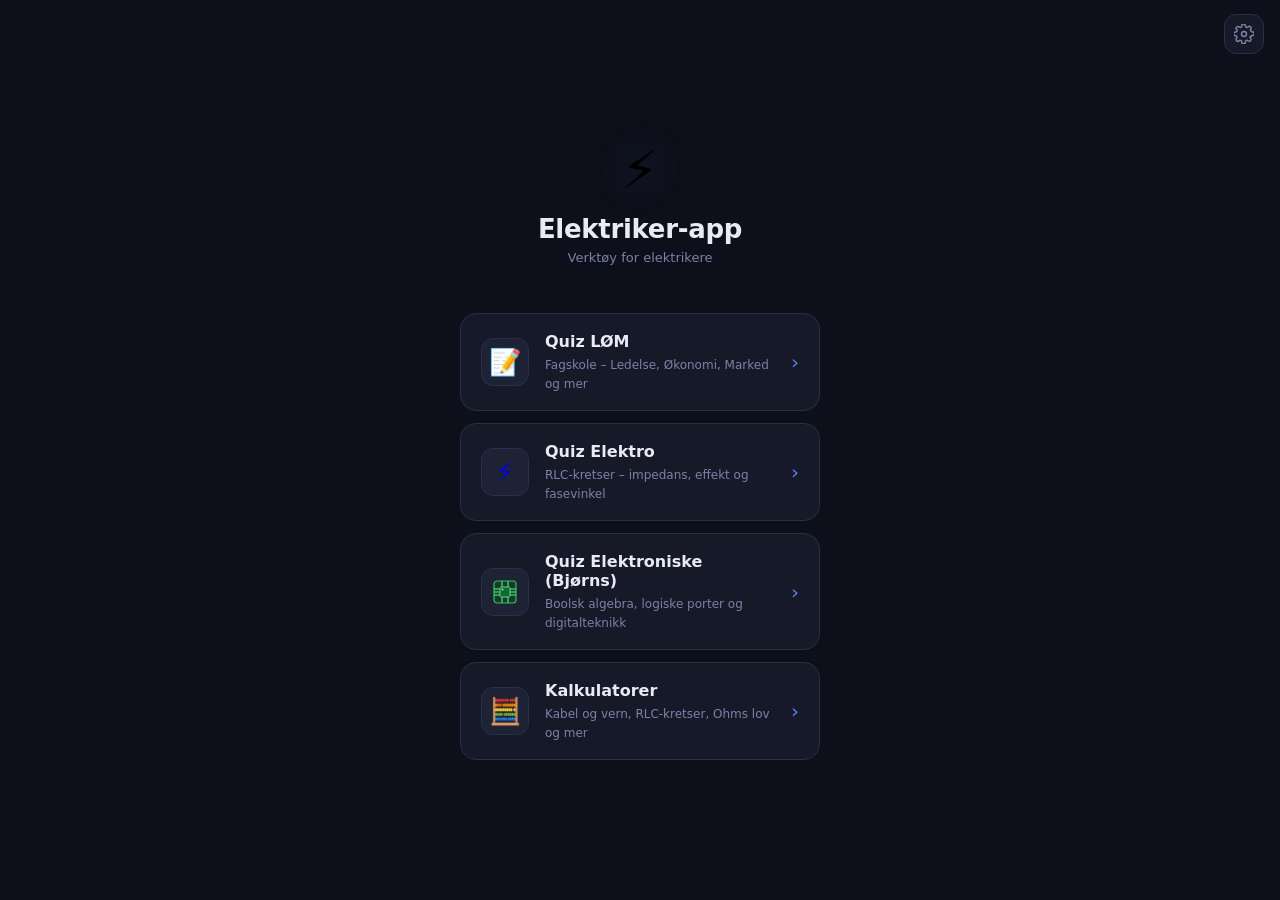
<file: index.html>
<!DOCTYPE html>
<html lang="no">
<head>
  <meta charset="UTF-8">
  <meta name="viewport" content="width=device-width, initial-scale=1.0, maximum-scale=1.0, user-scalable=no">
  <meta name="mobile-web-app-capable" content="yes">
  <meta name="apple-mobile-web-app-capable" content="yes">
  <meta name="apple-mobile-web-app-status-bar-style" content="black-translucent">
  <meta name="apple-mobile-web-app-title" content="Elektriker">
  <link rel="apple-touch-icon" href="icons/icon.svg">
  <link rel="manifest" href="manifest.json">
  <meta name="theme-color" content="#0d0f1a">
  <title>Elektriker-app</title>
  <style>
    *, *::before, *::after { box-sizing: border-box; margin: 0; padding: 0; }

    :root {
      --bg: #0d0f1a;
      --surface: #161927;
      --surface2: #1e2235;
      --border: #2a2f4a;
      --text: #e8eaf6;
      --muted: #7b82a8;
      --accent: #5c7cfa;
    }

    body {
      background: var(--bg);
      min-height: 100vh;
      display: flex;
      flex-direction: column;
      align-items: center;
      justify-content: center;
      font-family: 'Segoe UI', system-ui, sans-serif;
      padding: 32px 16px;
    }

    .logo {
      font-size: 52px;
      margin-bottom: 14px;
      filter: drop-shadow(0 0 20px rgba(92,124,250,0.45));
    }

    h1 {
      color: var(--text);
      font-size: 26px;
      font-weight: 700;
      margin-bottom: 6px;
      letter-spacing: -0.3px;
    }

    .subtitle {
      color: var(--muted);
      font-size: 13px;
      margin-bottom: 48px;
    }

    .nav-grid {
      display: flex;
      flex-direction: column;
      gap: 12px;
      width: 100%;
      max-width: 360px;
    }

    .nav-btn {
      display: flex;
      align-items: center;
      gap: 16px;
      background: var(--surface);
      border: 1px solid var(--border);
      border-radius: 16px;
      padding: 18px 20px;
      text-decoration: none;
      cursor: pointer;
      transition: background 0.15s, border-color 0.15s;
      -webkit-tap-highlight-color: transparent;
      animation: fadeIn 0.3s ease both;
    }

    .nav-btn:nth-child(2) { animation-delay: 0.06s; }
    .nav-btn:nth-child(3) { animation-delay: 0.12s; }
    .nav-btn:nth-child(4) { animation-delay: 0.18s; }
    .nav-btn:nth-child(5) { animation-delay: 0.24s; }
    .nav-btn:active { background: var(--surface2); border-color: var(--accent); }

    @keyframes fadeIn {
      from { opacity: 0; transform: translateY(10px); }
      to   { opacity: 1; transform: translateY(0); }
    }

    .nav-btn .icon {
      font-size: 26px;
      width: 48px;
      height: 48px;
      display: flex;
      align-items: center;
      justify-content: center;
      background: var(--surface2);
      border: 1px solid var(--border);
      border-radius: 12px;
      flex-shrink: 0;
    }

    .nav-btn .text { text-align: left; flex: 1; }
    .nav-btn .text strong {
      display: block;
      color: var(--text);
      font-size: 16px;
      font-weight: 600;
      margin-bottom: 3px;
    }
    .nav-btn .text span {
      color: var(--muted);
      font-size: 12px;
    }
    .nav-btn .arrow {
      color: var(--accent);
      font-size: 20px;
    }

    #appVersion {
      position: fixed;
      bottom: 8px;
      right: 10px;
      font-size: 10px;
      color: #2a2f4a;
      pointer-events: none;
    }

    /* ── Innstillinger ── */
    #settings-btn {
      position: fixed;
      top: 14px;
      right: 16px;
      width: 40px;
      height: 40px;
      background: var(--surface);
      border: 1px solid var(--border);
      border-radius: 12px;
      display: flex;
      align-items: center;
      justify-content: center;
      cursor: pointer;
      color: var(--muted);
      transition: color 0.15s, border-color 0.15s, background 0.15s;
      -webkit-tap-highlight-color: transparent;
      z-index: 100;
    }
    #settings-btn:active { background: var(--surface2); border-color: var(--accent); color: var(--accent); }

    #settings-overlay {
      display: none;
      position: fixed;
      inset: 0;
      background: rgba(0,0,0,0.6);
      z-index: 200;
      align-items: flex-end;
      justify-content: center;
    }
    #settings-overlay.open { display: flex; }

    #settings-sheet {
      background: var(--surface);
      border: 1px solid var(--border);
      border-radius: 24px 24px 0 0;
      width: 100%;
      max-width: 480px;
      padding: 24px 20px 40px;
      animation: slideUp 0.22s ease;
    }
    @keyframes slideUp {
      from { transform: translateY(60px); opacity: 0; }
      to   { transform: translateY(0);    opacity: 1; }
    }

    .settings-handle {
      width: 40px;
      height: 4px;
      background: var(--border);
      border-radius: 2px;
      margin: 0 auto 20px;
    }
    .settings-title {
      color: var(--text);
      font-size: 18px;
      font-weight: 700;
      margin-bottom: 20px;
    }
    .settings-row {
      display: flex;
      align-items: center;
      justify-content: space-between;
      padding: 16px 0;
      border-top: 1px solid var(--border);
    }
    .settings-row-label strong {
      display: block;
      color: var(--text);
      font-size: 15px;
      font-weight: 600;
      margin-bottom: 2px;
    }
    .settings-row-label span {
      color: var(--muted);
      font-size: 12px;
    }
    .settings-btn-danger {
      background: rgba(239,68,68,0.12);
      color: #f87171;
      border: 1px solid rgba(239,68,68,0.3);
      border-radius: 10px;
      padding: 8px 16px;
      font-size: 13px;
      font-weight: 600;
      cursor: pointer;
      -webkit-tap-highlight-color: transparent;
      transition: background 0.15s;
    }
    .settings-btn-danger:active { background: rgba(239,68,68,0.25); }
    .settings-btn-danger:disabled { opacity: 0.5; cursor: default; }

    .settings-select-row {
      display: flex;
      flex-direction: column;
      gap: 10px;
      padding: 16px 0;
      border-top: 1px solid var(--border);
    }
    .settings-select-row strong {
      display: block;
      color: var(--text);
      font-size: 15px;
      font-weight: 600;
    }
    .settings-select-row span {
      color: var(--muted);
      font-size: 12px;
      margin-bottom: 2px;
      display: block;
    }
    .settings-navn-row {
      display: flex;
      flex-direction: column;
      gap: 8px;
      padding: 16px 0;
      border-top: 1px solid var(--border);
    }
    .settings-navn-row strong {
      color: var(--text);
      font-size: 15px;
      font-weight: 600;
    }
    .settings-navn-row span {
      color: var(--muted);
      font-size: 12px;
    }
    .settings-navn-row .navn-visning-tekst {
      color: var(--muted);
      font-size: 13px;
    }
    .settings-navn-input {
      width: 100%;
      padding: 10px 14px;
      border-radius: 10px;
      border: 1.5px solid var(--border);
      background: var(--surface2);
      color: var(--text);
      font-size: 15px;
      outline: none;
      transition: border-color 0.2s;
      font-family: inherit;
    }
    .settings-navn-input:focus { border-color: var(--accent); }
    .settings-navn-actions { display: flex; gap: 8px; }
    .settings-btn-save {
      flex: 1;
      padding: 9px;
      border-radius: 8px;
      border: none;
      background: linear-gradient(135deg, #3b82f6, #6366f1);
      color: #fff;
      font-size: 13px;
      font-weight: 600;
      cursor: pointer;
      font-family: inherit;
    }
    .settings-btn-remove {
      padding: 9px 14px;
      border-radius: 8px;
      border: 1px solid var(--border);
      background: none;
      color: var(--muted);
      font-size: 13px;
      cursor: pointer;
      font-family: inherit;
    }

    .settings-select-inner {
      display: flex;
      gap: 10px;
      align-items: center;
    }
    #quiz-select {
      flex: 1;
      background: var(--surface2);
      border: 1px solid var(--border);
      border-radius: 10px;
      color: var(--text);
      font-size: 13px;
      padding: 8px 12px;
      appearance: none;
      -webkit-appearance: none;
      cursor: pointer;
      outline: none;
    }
    #quiz-select:focus { border-color: var(--accent); }
  </style>
</head>
<body>

  <button id="settings-btn" aria-label="Innstillinger">
    <svg width="20" height="20" viewBox="0 0 20 20" fill="none" xmlns="http://www.w3.org/2000/svg">
      <path d="M10 12.5a2.5 2.5 0 1 0 0-5 2.5 2.5 0 0 0 0 5Z" stroke="currentColor" stroke-width="1.5" stroke-linecap="round" stroke-linejoin="round"/>
      <path d="M16.2 12.5a1.5 1.5 0 0 0 .3 1.65l.05.05a1.8 1.8 0 0 1-2.55 2.55l-.05-.05a1.5 1.5 0 0 0-1.65-.3 1.5 1.5 0 0 0-.91 1.37V18a1.8 1.8 0 0 1-3.6 0v-.08A1.5 1.5 0 0 0 6.8 16.5a1.5 1.5 0 0 0-1.65.3l-.05.05a1.8 1.8 0 0 1-2.55-2.55l.05-.05A1.5 1.5 0 0 0 2.9 12.6a1.5 1.5 0 0 0-1.37-.91H1.5a1.8 1.8 0 0 1 0-3.6h.08A1.5 1.5 0 0 0 3 7.2a1.5 1.5 0 0 0-.3-1.65l-.05-.05A1.8 1.8 0 0 1 5.2 2.95l.05.05A1.5 1.5 0 0 0 6.9 3.3a1.5 1.5 0 0 0 .91-1.37V1.8a1.8 1.8 0 0 1 3.6 0v.08a1.5 1.5 0 0 0 .91 1.37 1.5 1.5 0 0 0 1.65-.3l.05-.05a1.8 1.8 0 0 1 2.55 2.55l-.05.05A1.5 1.5 0 0 0 17.1 7a1.5 1.5 0 0 0 1.37.91H18.5a1.8 1.8 0 0 1 0 3.6h-.08a1.5 1.5 0 0 0-1.37.91h.08Z" stroke="currentColor" stroke-width="1.5" stroke-linecap="round" stroke-linejoin="round"/>
    </svg>
  </button>

  <div id="settings-overlay">
    <div id="settings-sheet">
      <div class="settings-handle"></div>
      <div class="settings-title">Innstillinger</div>

      <div class="settings-navn-row">
        <strong>Kallenavn</strong>
        <span id="navn-visning-main" class="navn-visning-tekst"></span>
        <input class="settings-navn-input" id="navn-input-main" type="text" placeholder="Ditt kallenavn" maxlength="20" autocomplete="off">
        <div class="settings-navn-actions">
          <button class="settings-btn-save" id="lagre-navn-btn">Lagre</button>
          <button class="settings-btn-remove" id="fjern-navn-btn">Fjern</button>
        </div>
      </div>

      <div class="settings-row">
        <div class="settings-row-label">
          <strong>Nullstill all score-data</strong>
          <span>Sletter all quiz-historikk og fremgang</span>
        </div>
        <button class="settings-btn-danger" id="reset-scores-btn">Nullstill</button>
      </div>

      <div class="settings-select-row">
        <strong>Nullstill én quiz</strong>
        <span>Velg quiz og slett kun den scoreen</span>
        <div class="settings-select-inner">
          <select id="quiz-select">
            <optgroup label="LØM – Org. og ledelse">
              <option value="lom-ool-motivasjon">Motivasjon</option>
              <option value="lom-ool-kultur-1">Organisasjonskultur Del 1</option>
              <option value="lom-ool-kultur-2">Organisasjonskultur Del 2</option>
              <option value="lom-ool-endring-1">Endringsledelse Del 1</option>
              <option value="lom-ool-endring-2">Endringsledelse Del 2</option>
              <option value="lom-ool-ledelse-1">Lederstil og organisasjon Del 1</option>
              <option value="lom-ool-ledelse-2">Lederstil og organisasjon Del 2</option>
            </optgroup>
            <optgroup label="LØM – Markedsføring">
              <option value="lom-marked-strategi-1">Markedsstrategi Del 1</option>
              <option value="lom-marked-strategi-2">Markedsstrategi Del 2</option>
              <option value="lom-marked-grunnlag-1">Markedsgrunnlag Del 1</option>
              <option value="lom-marked-grunnlag-2">Markedsgrunnlag Del 2</option>
            </optgroup>
            <optgroup label="LØM – Økonomistyring">
              <option value="lom-oks-kostnader-1">Kostnader Del 1</option>
              <option value="lom-oks-kostnader-2">Kostnader Del 2</option>
              <option value="lom-oks-regnskapsanalyse-1">Regnskapsanalyse Del 1</option>
              <option value="lom-oks-regnskapsanalyse-2">Regnskapsanalyse Del 2</option>
              <option value="lom-oks-kalkyl">Driftsregnskap og kalkyler</option>
              <option value="lom-oks-budsjettering">Budsjettering</option>
              <option value="lom-oks-investering">Investering og kapitalbinding</option>
              <option value="lom-oks-tillegg">Økonomi: Tillegg</option>
            </optgroup>
            <optgroup label="LØM – Lover og avtaler">
              <option value="lom-lov-hms-1">Lov &amp; HMS Del 1</option>
              <option value="lom-lov-hms-2">Lov &amp; HMS Del 2</option>
            </optgroup>
            <optgroup label="Quiz Elektro">
              <option value="rlc">RLC-kretser</option>
            </optgroup>
            <optgroup label="Quiz Elektroniske (Bjørns)">
              <option value="mikrokontroller">Mikrokontroller</option>
              <option value="minne">Dataminne</option>
              <option value="trh1ek">TRH-1EK – Avsluttende prøve</option>
              <option value="boolsk">Boolsk algebra</option>
              <option value="porter">Logiske porter</option>
              <option value="tallsystemer">Tallsystemer</option>
              <option value="vipper">Vipper (Flip-flops)</option>
            </optgroup>
          </select>
          <button class="settings-btn-danger" id="reset-one-btn">Slett</button>
        </div>
      </div>

    </div>
  </div>

  <div class="logo">⚡</div>
  <h1>Elektriker-app</h1>
  <p class="subtitle">Verktøy for elektrikere</p>

  <div class="nav-grid">
    <a class="nav-btn" href="quiz/" onclick="sessionStorage.setItem('lom_fra_hjem','1')">
      <div class="icon">📝</div>
      <div class="text">
        <strong>Quiz LØM</strong>
        <span>Fagskole – Ledelse, Økonomi, Marked og mer</span>
      </div>
      <div class="arrow">›</div>
    </a>

    <a class="nav-btn" href="quiz/index-elektro.html" onclick="sessionStorage.setItem('elektro_fra_hjem','1')">
      <div class="icon">⚡</div>
      <div class="text">
        <strong>Quiz Elektro</strong>
        <span>RLC-kretser – impedans, effekt og fasevinkel</span>
      </div>
      <div class="arrow">›</div>
    </a>

    <a class="nav-btn" href="quiz/index-bjrons.html" onclick="sessionStorage.setItem('bjrons_fra_hjem','1')">
      <div class="icon">
        <svg width="28" height="28" viewBox="0 0 28 28" fill="none" xmlns="http://www.w3.org/2000/svg">
          <!-- PCB board -->
          <rect x="3" y="3" width="22" height="22" rx="3" fill="#1a3a2a" stroke="#22c55e" stroke-width="1.2"/>
          <!-- IC chip -->
          <rect x="9" y="9" width="10" height="10" rx="1.5" fill="#166534" stroke="#4ade80" stroke-width="1"/>
          <!-- chip pins left -->
          <line x1="3" y1="11" x2="9" y2="11" stroke="#4ade80" stroke-width="1.2"/>
          <line x1="3" y1="14" x2="9" y2="14" stroke="#4ade80" stroke-width="1.2"/>
          <line x1="3" y1="17" x2="9" y2="17" stroke="#4ade80" stroke-width="1.2"/>
          <!-- chip pins right -->
          <line x1="19" y1="11" x2="25" y2="11" stroke="#4ade80" stroke-width="1.2"/>
          <line x1="19" y1="14" x2="25" y2="14" stroke="#4ade80" stroke-width="1.2"/>
          <line x1="19" y1="17" x2="25" y2="17" stroke="#4ade80" stroke-width="1.2"/>
          <!-- chip pins top -->
          <line x1="11" y1="3" x2="11" y2="9" stroke="#4ade80" stroke-width="1.2"/>
          <line x1="17" y1="3" x2="17" y2="9" stroke="#4ade80" stroke-width="1.2"/>
          <!-- chip pins bottom -->
          <line x1="11" y1="19" x2="11" y2="25" stroke="#4ade80" stroke-width="1.2"/>
          <line x1="17" y1="19" x2="17" y2="25" stroke="#4ade80" stroke-width="1.2"/>
          <!-- dot on chip -->
          <circle cx="11.5" cy="11.5" r="1" fill="#86efac"/>
        </svg>
      </div>
      <div class="text">
        <strong>Quiz Elektroniske (Bjørns)</strong>
        <span>Boolsk algebra, logiske porter og digitalteknikk</span>
      </div>
      <div class="arrow">›</div>
    </a>

    <a class="nav-btn" href="kalkulator/">
      <div class="icon">🧮</div>
      <div class="text">
        <strong>Kalkulatorer</strong>
        <span>Kabel og vern, RLC-kretser, Ohms lov og mer</span>
      </div>
      <div class="arrow">›</div>
    </a>
  </div>

  <div id="appVersion"></div>

  <script>
    // ── Innstillinger ──
    const settingsBtn     = document.getElementById('settings-btn');
    const settingsOverlay = document.getElementById('settings-overlay');
    const resetBtn        = document.getElementById('reset-scores-btn');
    const resetOneBtn     = document.getElementById('reset-one-btn');
    const quizSelect      = document.getElementById('quiz-select');

    function oppdaterNavnMain() {
      const navn = localStorage.getItem('quiz_kallenavn');
      const vis  = document.getElementById('navn-visning-main');
      const inp  = document.getElementById('navn-input-main');
      vis.textContent = navn ? 'Nåværende: ' + navn : (navn === '' ? 'Hopp over (tomt)' : 'Ingen navn satt');
      inp.value = navn || '';
    }

    document.getElementById('lagre-navn-btn').addEventListener('click', () => {
      const navn = document.getElementById('navn-input-main').value.trim();
      if (navn) localStorage.setItem('quiz_kallenavn', navn);
      else localStorage.removeItem('quiz_kallenavn');
      oppdaterNavnMain();
      const btn = document.getElementById('lagre-navn-btn');
      btn.textContent = 'Lagret ✓';
      setTimeout(() => { btn.textContent = 'Lagre'; }, 1500);
    });

    document.getElementById('fjern-navn-btn').addEventListener('click', () => {
      localStorage.removeItem('quiz_kallenavn');
      oppdaterNavnMain();
    });

    settingsBtn.addEventListener('click', () => {
      oppdaterNavnMain();
      settingsOverlay.classList.add('open');
    });
    settingsOverlay.addEventListener('click', e => {
      if (e.target === settingsOverlay) settingsOverlay.classList.remove('open');
    });

    document.getElementById('navn-input-main').addEventListener('keydown', e => {
      if (e.key === 'Enter') document.getElementById('lagre-navn-btn').click();
    });

    resetBtn.addEventListener('click', () => {
      const keys = Object.keys(localStorage).filter(k =>
        k.startsWith('quiz_history_') || k.startsWith('quiz_progress_')
      );
      keys.forEach(k => localStorage.removeItem(k));
      resetBtn.textContent = 'Nullstilt ✓';
      resetBtn.disabled = true;
      setTimeout(() => {
        resetBtn.textContent = 'Nullstill';
        resetBtn.disabled = false;
        settingsOverlay.classList.remove('open');
      }, 1500);
    });

    resetOneBtn.addEventListener('click', () => {
      const tema = quizSelect.value;
      localStorage.removeItem('quiz_history_'  + tema);
      localStorage.removeItem('quiz_progress_' + tema);
      resetOneBtn.textContent = 'Slettet ✓';
      resetOneBtn.disabled = true;
      setTimeout(() => {
        resetOneBtn.textContent = 'Slett';
        resetOneBtn.disabled = false;
      }, 1500);
    });

    // ── Service worker ──
    if ('serviceWorker' in navigator) {
      navigator.serviceWorker.register('./service-worker.js');
      navigator.serviceWorker.addEventListener('controllerchange', () => {
        window.location.reload();
      });
    }
    if ('caches' in window) {
      caches.keys().then(keys => {
        const cache = keys.find(k => k.startsWith('kalkulator-'));
        if (cache) document.getElementById('appVersion').textContent = cache.replace('kalkulator-', '');
      });
    }
  </script>
  <!-- Cloudflare Web Analytics --><script defer src='https://static.cloudflareinsights.com/beacon.min.js' data-cf-beacon='{"token": "cacaef3101de40808d70354880ca03b0"}'></script><!-- End Cloudflare Web Analytics -->
</body>
</html>
</file>
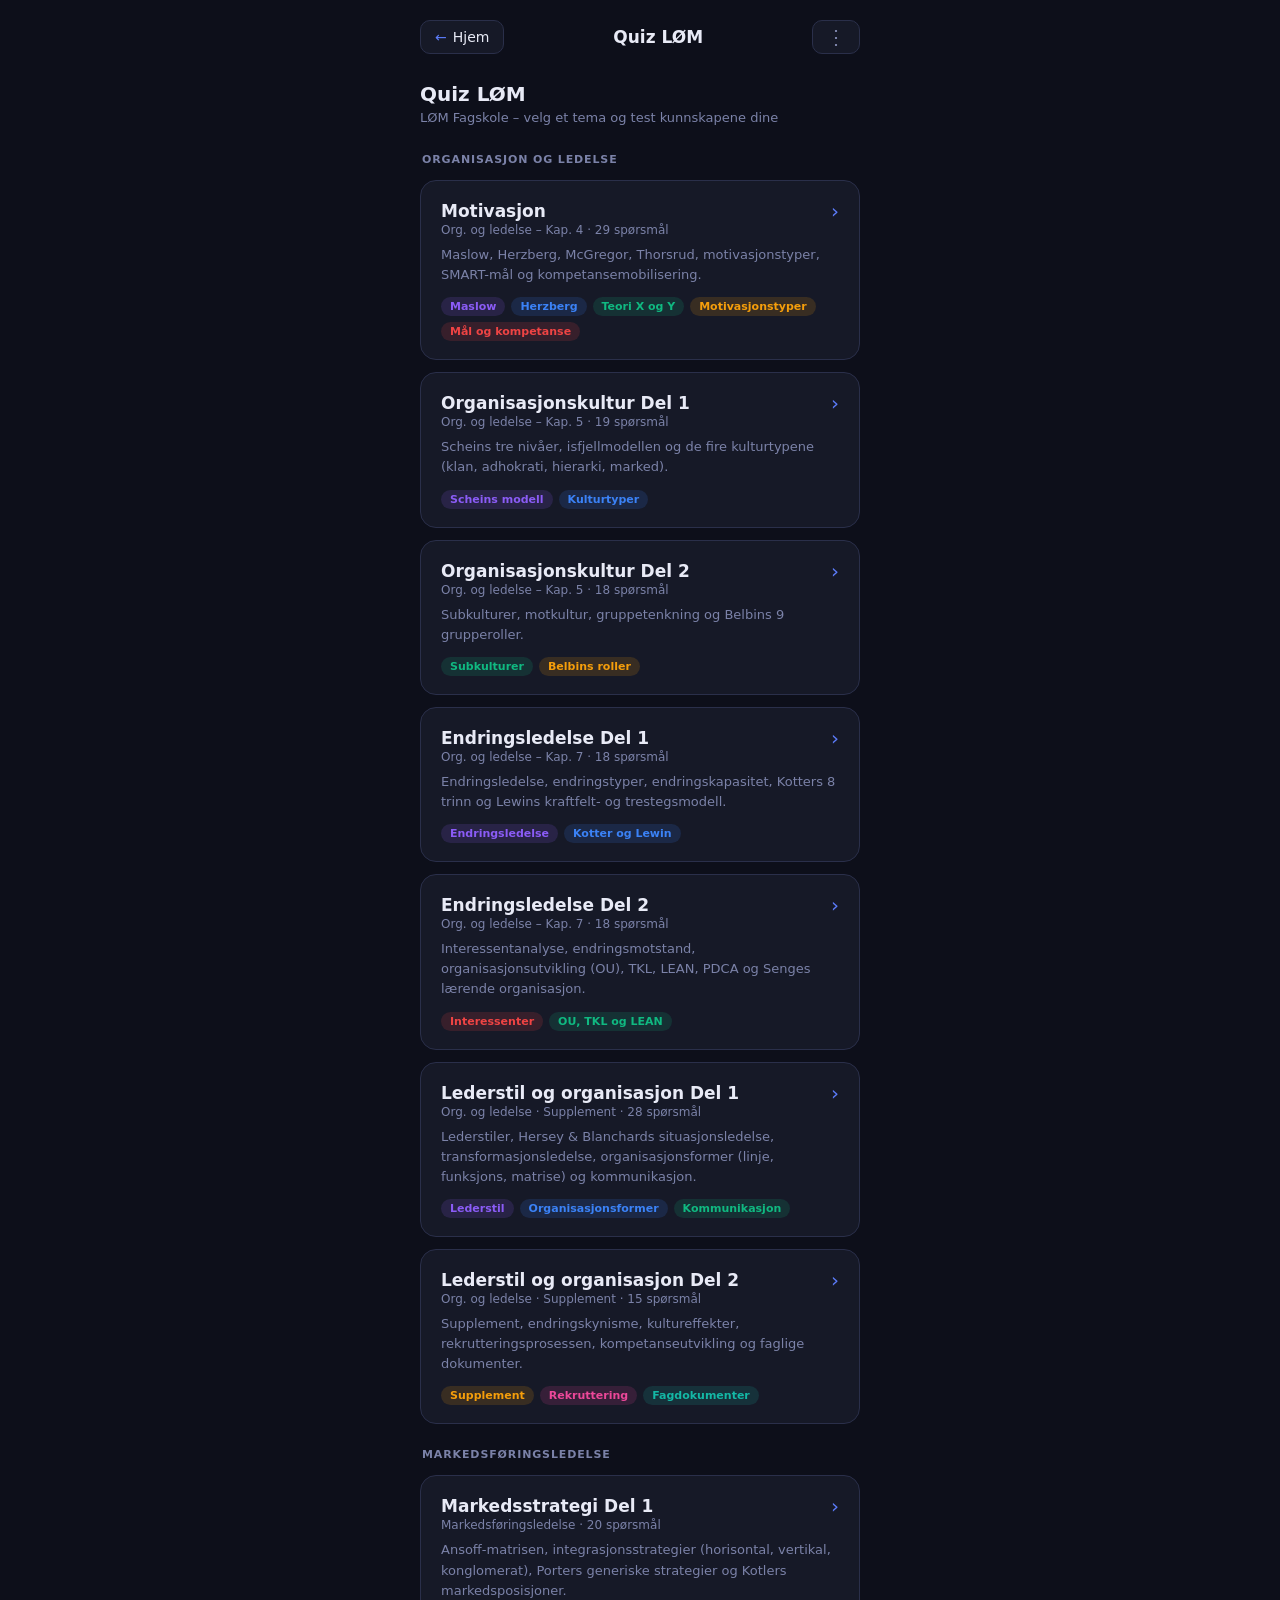
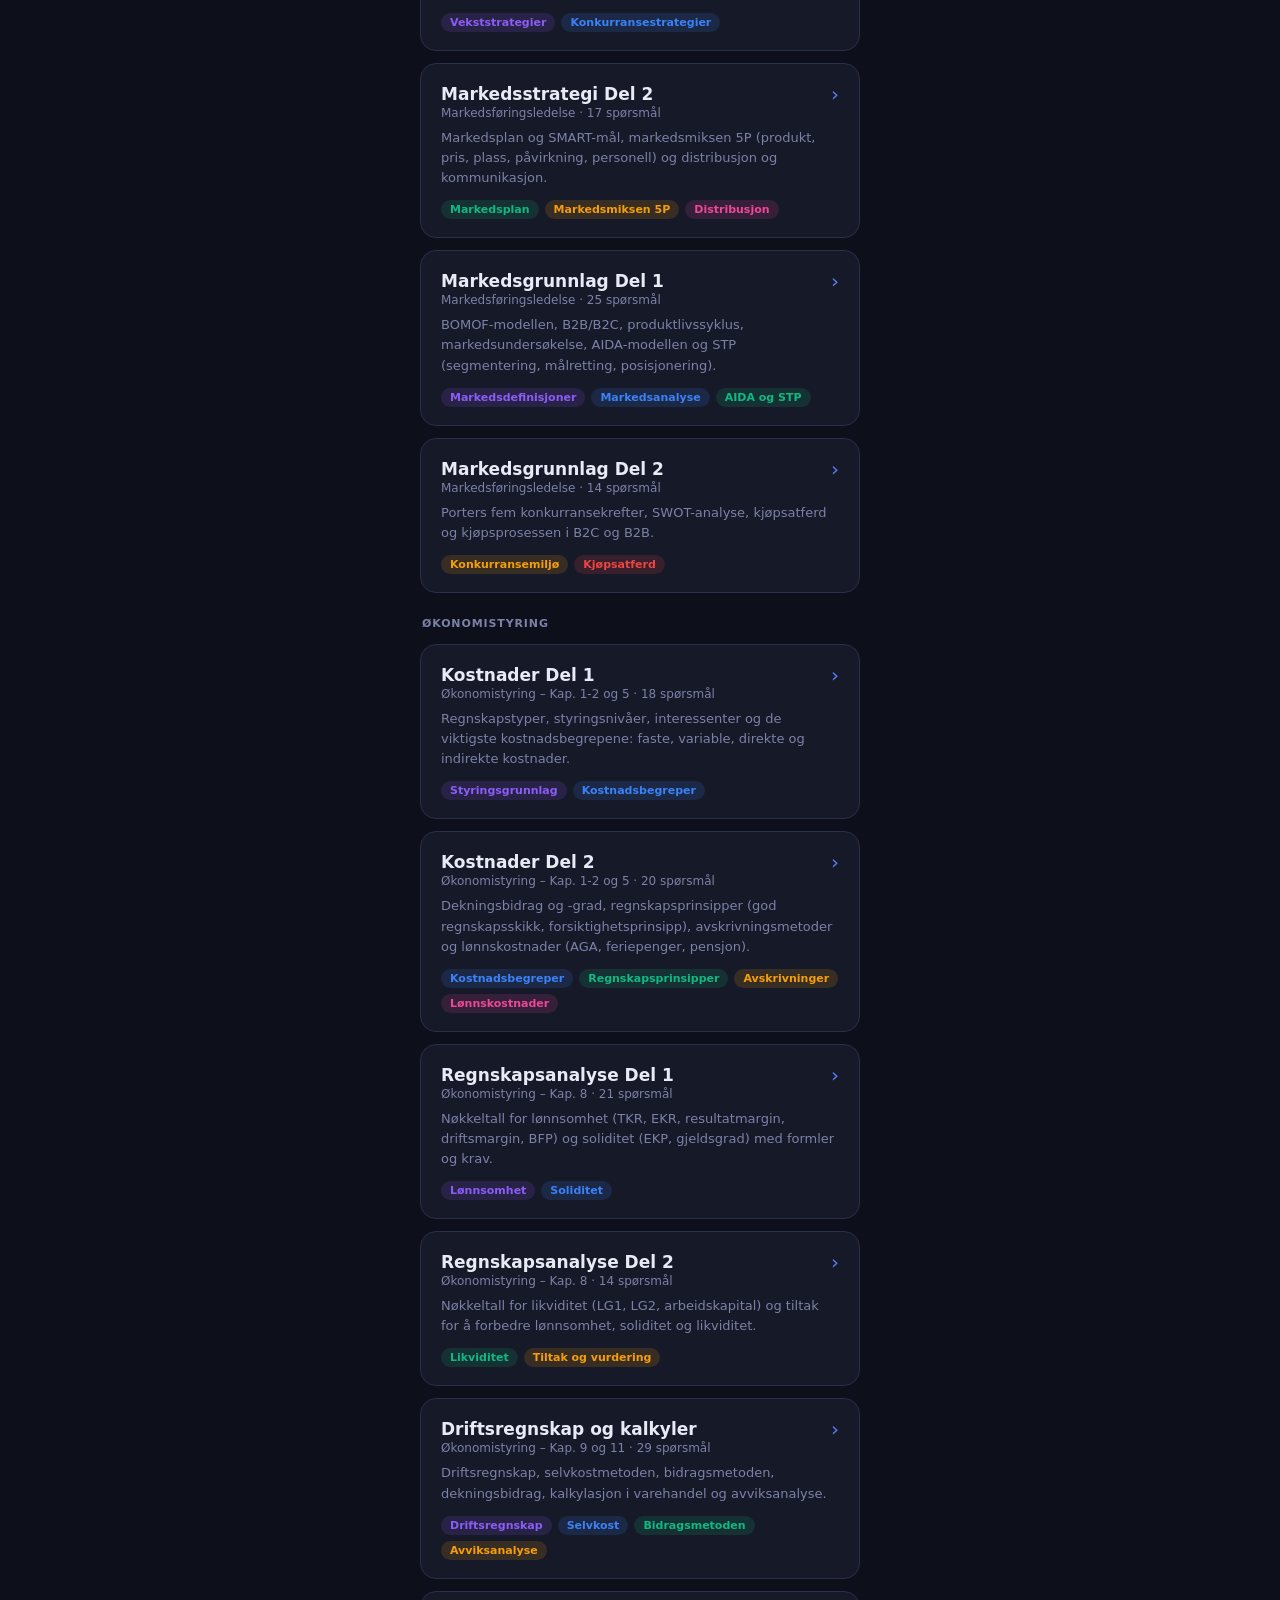
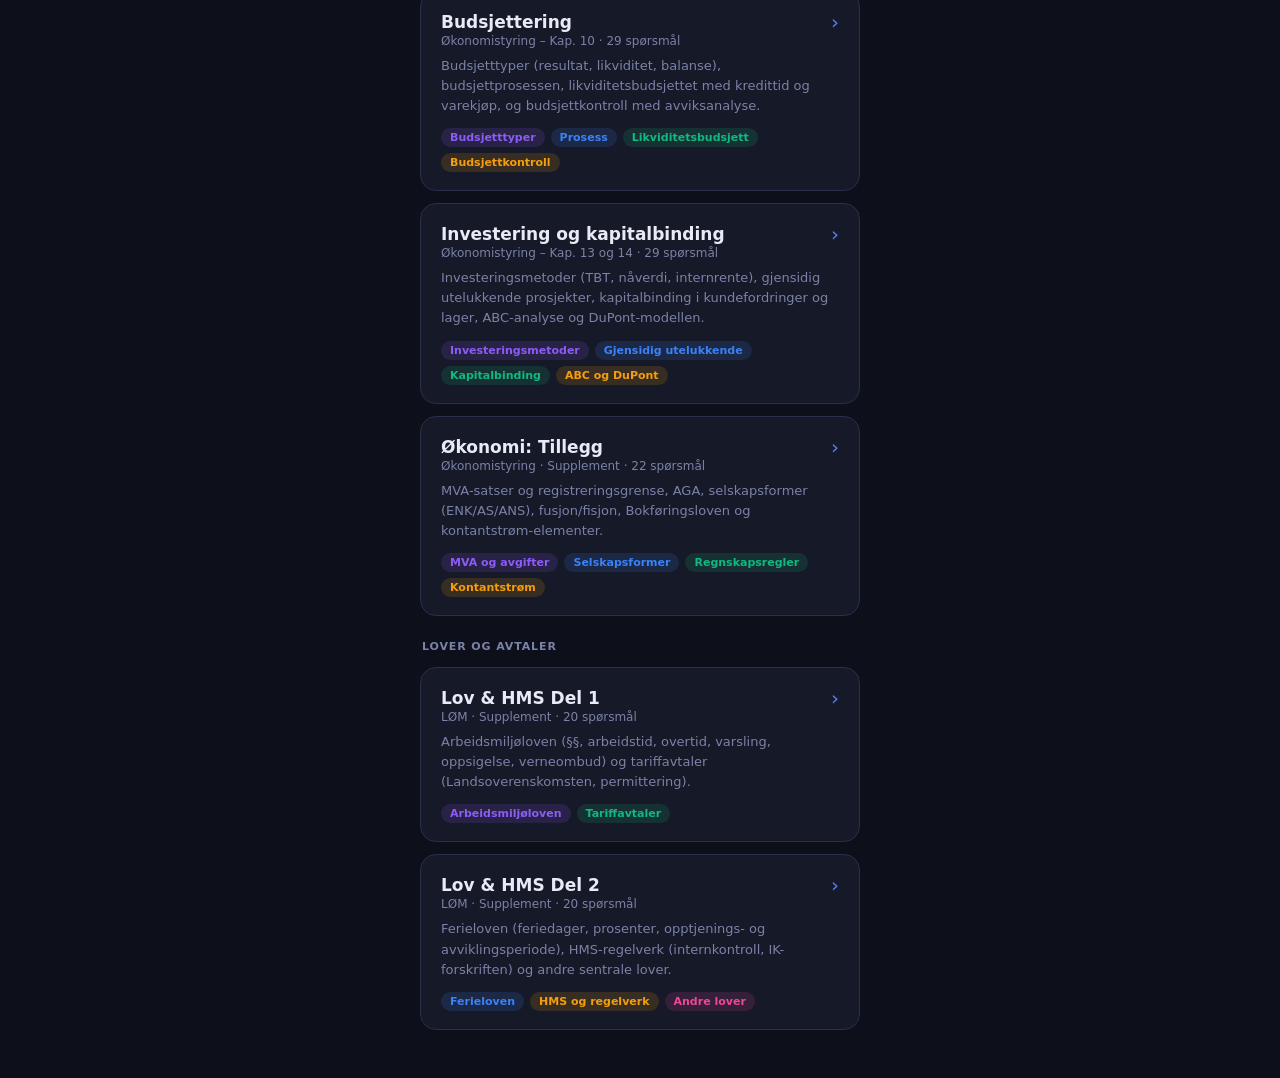
<file: quiz/index.html>
﻿<!DOCTYPE html>
<html lang="no">
<head>
  <meta charset="UTF-8">
  <meta name="viewport" content="width=device-width, initial-scale=1.0, maximum-scale=1.0, user-scalable=no">
  <meta name="theme-color" content="#0d0f1a">
  <title>Quiz – Elektriker-app</title>
  <style>
    *, *::before, *::after { box-sizing: border-box; margin: 0; padding: 0; }

    :root {
      --bg: #0d0f1a;
      --surface: #161927;
      --surface2: #1e2235;
      --border: #2a2f4a;
      --text: #e8eaf6;
      --muted: #7b82a8;
      --accent: #5c7cfa;
    }

    body {
      background: var(--bg);
      min-height: 100vh;
      display: flex;
      flex-direction: column;
      align-items: center;
      font-family: 'Segoe UI', system-ui, sans-serif;
      padding: 16px 16px 48px;
      color: var(--text);
    }

    /* ── Top bar ── */
    .topbar {
      width: 100%;
      max-width: 440px;
      display: flex;
      align-items: center;
      margin-bottom: 28px;
      padding-top: 4px;
    }
    .back-btn {
      display: inline-flex;
      align-items: center;
      gap: 6px;
      background: var(--surface);
      border: 1px solid var(--border);
      border-radius: 10px;
      color: var(--text);
      text-decoration: none;
      font-size: 14px;
      font-weight: 500;
      padding: 8px 14px;
      -webkit-tap-highlight-color: transparent;
      transition: background 0.15s, border-color 0.15s;
    }
    .back-btn .arrow { color: var(--accent); }
    .back-btn:active { background: var(--surface2); border-color: var(--accent); }
    .topbar-title {
      flex: 1;
      text-align: center;
      color: var(--text);
      font-size: 17px;
      font-weight: 600;
    }

    /* ── Dots button ── */
    .dots-btn {
      display: inline-flex;
      align-items: center;
      justify-content: center;
      background: var(--surface);
      border: 1px solid var(--border);
      border-radius: 10px;
      color: var(--muted);
      cursor: pointer;
      padding: 6px 13px;
      font-size: 20px;
      line-height: 1;
      -webkit-tap-highlight-color: transparent;
      transition: background 0.15s, border-color 0.15s, color 0.15s;
      flex-shrink: 0;
    }
    .dots-btn:active { background: var(--surface2); border-color: var(--accent); color: var(--accent); }

    /* ── Combine sheet ── */
    .combine-overlay {
      display: none;
      position: fixed;
      inset: 0;
      background: rgba(0,0,0,0.55);
      z-index: 100;
      align-items: flex-end;
    }
    .combine-overlay.open { display: flex; }
    .combine-sheet {
      background: var(--surface);
      border-top: 1px solid var(--border);
      border-radius: 20px 20px 0 0;
      padding: 12px 20px 36px;
      width: 100%;
      animation: slideUp 0.25s ease;
    }
    @keyframes slideUp {
      from { transform: translateY(100%); }
      to   { transform: translateY(0); }
    }
    .sheet-handle {
      width: 40px; height: 4px;
      background: var(--border);
      border-radius: 99px;
      margin: 0 auto 16px;
    }
    .sheet-title { color: var(--text); font-size: 16px; font-weight: 700; margin-bottom: 4px; }
    .sheet-sub   { color: var(--muted); font-size: 13px; margin-bottom: 16px; }
    .combine-list { display: flex; flex-direction: column; gap: 6px; margin-bottom: 20px; }
    .combine-item {
      display: flex;
      align-items: center;
      gap: 12px;
      padding: 12px 14px;
      background: var(--surface2);
      border: 1px solid var(--border);
      border-radius: 10px;
      color: var(--text);
      font-size: 14px;
      cursor: pointer;
      -webkit-tap-highlight-color: transparent;
      user-select: none;
    }
    .combine-item input[type="checkbox"] {
      width: 18px; height: 18px;
      accent-color: var(--accent);
      cursor: pointer;
      flex-shrink: 0;
    }
    .start-combine-btn {
      width: 100%;
      background: var(--accent);
      border: none;
      border-radius: 10px;
      padding: 13px;
      color: #fff;
      font-size: 15px;
      font-weight: 700;
      font-family: inherit;
      cursor: pointer;
      transition: background 0.15s;
    }
    .start-combine-btn:active { background: #4a6cf7; }

    /* ── Heading ── */
    .page-title {
      color: var(--text);
      font-size: 20px;
      font-weight: 700;
      margin-bottom: 4px;
      width: 100%;
      max-width: 440px;
    }
    .page-sub {
      color: var(--muted);
      font-size: 13px;
      margin-bottom: 24px;
      width: 100%;
      max-width: 440px;
    }

    /* ── Quiz cards ── */
    .quiz-list {
      display: flex;
      flex-direction: column;
      gap: 12px;
      width: 100%;
      max-width: 440px;
    }

    .quiz-card {
      display: block;
      background: var(--surface);
      border: 1px solid var(--border);
      border-radius: 16px;
      padding: 20px 20px 18px;
      text-decoration: none;
      -webkit-tap-highlight-color: transparent;
      transition: background 0.15s, border-color 0.15s;
      animation: fadeIn 0.25s ease both;
    }
    .quiz-card:nth-child(2) { animation-delay: 0.06s; }
    .quiz-card:active { background: var(--surface2); border-color: var(--accent); }

    @keyframes fadeIn {
      from { opacity: 0; transform: translateY(8px); }
      to   { opacity: 1; transform: translateY(0); }
    }

    .quiz-card-header {
      display: flex;
      align-items: flex-start;
      justify-content: space-between;
      margin-bottom: 8px;
    }
    .quiz-card-title {
      color: var(--text);
      font-size: 17px;
      font-weight: 700;
    }
    .quiz-card-subtitle {
      color: var(--muted);
      font-size: 12px;
      margin-top: 2px;
    }
    .quiz-card-arrow {
      color: var(--accent);
      font-size: 20px;
      line-height: 1;
      margin-left: 8px;
      flex-shrink: 0;
    }

    .quiz-card-desc {
      color: var(--muted);
      font-size: 13px;
      line-height: 1.55;
      margin-bottom: 12px;
    }

    .quiz-card-cats {
      display: flex;
      flex-wrap: wrap;
      gap: 6px;
    }
    .cat-tag {
      font-size: 11px;
      font-weight: 600;
      padding: 3px 9px;
      border-radius: 99px;
    }

    /* ── Progress & history badges ── */
    .quiz-card-status {
      display: flex;
      flex-wrap: wrap;
      gap: 6px;
      margin-bottom: 10px;
    }
    .status-badge {
      font-size: 11px;
      font-weight: 600;
      padding: 3px 10px;
      border-radius: 99px;
      display: inline-flex;
      align-items: center;
      gap: 4px;
    }
    .status-badge.progress {
      background: rgba(245,158,11,0.13);
      color: #f59e0b;
      border: 1px solid rgba(245,158,11,0.3);
    }
    .status-badge.best-score {
      background: rgba(92,124,250,0.12);
      color: #818cf8;
      border: 1px solid rgba(92,124,250,0.25);
    }
    .status-badge.best-score.perfect {
      background: rgba(16,185,129,0.15);
      color: #34d399;
      border: 1px solid rgba(16,185,129,0.35);
    }
  /* ── Navn overlay ── */
  .navn-overlay {
    position: fixed; inset: 0; background: var(--bg);
    display: flex; flex-direction: column; align-items: center; justify-content: center;
    padding: 24px; z-index: 100;
  }
  .navn-card {
    background: var(--surface); border: 1px solid var(--border); border-radius: 16px;
    padding: 40px 32px; text-align: center; width: 100%; max-width: 440px;
  }
  .navn-card .navn-icon { font-size: 3rem; margin-bottom: 16px; }
  .navn-card h2 { font-size: 1.5rem; font-weight: 700; color: #fff; margin-bottom: 8px; }
  .navn-card p { color: var(--muted); font-size: 0.95rem; margin-bottom: 28px; line-height: 1.5; }
  .navn-input {
    width: 100%; padding: 14px 16px; border-radius: 10px;
    border: 1.5px solid var(--border); background: var(--surface2);
    color: var(--text); font-size: 1.1rem; margin-bottom: 12px;
    outline: none; transition: border-color 0.2s;
  }
  .navn-input:focus { border-color: var(--accent); }
  .navn-btn {
    width: 100%; padding: 14px; border-radius: 10px; border: none;
    background: linear-gradient(135deg, #3b82f6, #6366f1);
    color: #fff; font-size: 1.05rem; font-weight: 600; cursor: pointer; margin-bottom: 12px;
  }
  .navn-skip {
    background: none; border: none; color: var(--muted);
    font-size: 0.9rem; cursor: pointer; padding: 4px;
  }
  </style>
</head>
<body>

  <!-- NAVN OVERLAY -->
  <div class="navn-overlay" id="navn-overlay">
    <div class="navn-card">
      <div class="navn-icon">👤</div>
      <h2>Hva vil du hete?</h2>
      <p>Kallenavnet ditt vises på topplisten. Du kan hoppe over hvis du bare vil øve.</p>
      <input class="navn-input" id="navn-input" type="text" placeholder="Ditt kallenavn" maxlength="20" autocomplete="off"
        onkeydown="if(event.key==='Enter') bekreftNavn()">
      <button class="navn-btn" onclick="bekreftNavn()">Fortsett →</button>
      <button class="navn-skip" onclick="hoppOverNavn()">Hopp over</button>
    </div>
  </div>

  <div class="topbar">
    <a class="back-btn" href="../"><span class="arrow">←</span> Hjem</a>
    <div class="topbar-title">Quiz LØM</div>
    <button class="dots-btn" id="dots-open" aria-label="Meny">⋮</button>
  </div>

  <div class="combine-overlay" id="combine-overlay">
    <div class="combine-sheet">
      <div class="sheet-handle"></div>
      <div class="sheet-title">Slå sammen quizzer</div>
      <p class="sheet-sub">Velg to eller flere og start som én samlet quiz</p>
      <div class="combine-list">
        <label class="combine-item"><input type="checkbox" value="lom-ool-motivasjon"> Motivasjon</label>
        <label class="combine-item"><input type="checkbox" value="lom-ool-kultur-1"> Organisasjonskultur Del 1</label>
        <label class="combine-item"><input type="checkbox" value="lom-ool-kultur-2"> Organisasjonskultur Del 2</label>
        <label class="combine-item"><input type="checkbox" value="lom-ool-endring-1"> Endringsledelse Del 1</label>
        <label class="combine-item"><input type="checkbox" value="lom-ool-endring-2"> Endringsledelse Del 2</label>
        <label class="combine-item"><input type="checkbox" value="lom-ool-ledelse-1"> Lederstil og organisasjon Del 1</label>
        <label class="combine-item"><input type="checkbox" value="lom-ool-ledelse-2"> Lederstil og organisasjon Del 2</label>
        <label class="combine-item"><input type="checkbox" value="lom-marked-strategi-1"> Markedsstrategi Del 1</label>
        <label class="combine-item"><input type="checkbox" value="lom-marked-strategi-2"> Markedsstrategi Del 2</label>
        <label class="combine-item"><input type="checkbox" value="lom-marked-grunnlag-1"> Markedsgrunnlag Del 1</label>
        <label class="combine-item"><input type="checkbox" value="lom-marked-grunnlag-2"> Markedsgrunnlag Del 2</label>
        <label class="combine-item"><input type="checkbox" value="lom-oks-kostnader-1"> Kostnader Del 1</label>
        <label class="combine-item"><input type="checkbox" value="lom-oks-kostnader-2"> Kostnader Del 2</label>
        <label class="combine-item"><input type="checkbox" value="lom-oks-regnskapsanalyse-1"> Regnskapsanalyse Del 1</label>
        <label class="combine-item"><input type="checkbox" value="lom-oks-regnskapsanalyse-2"> Regnskapsanalyse Del 2</label>
        <label class="combine-item"><input type="checkbox" value="lom-oks-kalkyl"> Driftsregnskap og kalkyler</label>
        <label class="combine-item"><input type="checkbox" value="lom-oks-budsjettering"> Budsjettering</label>
        <label class="combine-item"><input type="checkbox" value="lom-oks-investering"> Investering og kapitalbinding</label>
        <label class="combine-item"><input type="checkbox" value="lom-oks-tillegg"> Økonomi: Tillegg</label>
        <label class="combine-item"><input type="checkbox" value="lom-lov-hms-1"> Lov & HMS Del 1</label>
        <label class="combine-item"><input type="checkbox" value="lom-lov-hms-2"> Lov & HMS Del 2</label>
      </div>
      <button class="start-combine-btn" id="start-combine-btn">Start valgte →</button>

      <div style="border-top:1px solid var(--border); margin-top:20px; padding-top:20px;">
        <div style="font-size:0.8rem; color:var(--muted); text-transform:uppercase; letter-spacing:0.05em; margin-bottom:10px;">Kallenavn</div>
        <div id="navn-visning" style="font-size:0.95rem; color:var(--text); margin-bottom:10px;"></div>
        <input class="navn-input" id="navn-endre-input" type="text" placeholder="Ditt kallenavn" maxlength="20" autocomplete="off"
          style="margin-bottom:8px;" onkeydown="if(event.key==='Enter') lagreNavn()">
        <div style="display:flex; gap:8px;">
          <button onclick="lagreNavn()"
            style="flex:1; padding:10px; border-radius:8px; border:none; background:linear-gradient(135deg,#3b82f6,#6366f1); color:#fff; font-size:0.95rem; font-weight:600; cursor:pointer;">
            Lagre
          </button>
          <button onclick="fjernNavn()"
            style="padding:10px 14px; border-radius:8px; border:1px solid var(--border); background:none; color:var(--muted); font-size:0.95rem; cursor:pointer;">
            Fjern
          </button>
        </div>
      </div>
    </div>
  </div>

  <div class="page-title">Quiz LØM</div>
  <p class="page-sub">LØM Fagskole – velg et tema og test kunnskapene dine</p>

  <div class="quiz-list">

    <div style="font-size:11px; font-weight:700; color:var(--muted); text-transform:uppercase; letter-spacing:0.08em; padding:4px 2px 2px; width:100%; max-width:440px;">Organisasjon og ledelse</div>

    <a class="quiz-card" href="spill.html?tema=lom-ool-motivasjon" data-tema="lom-ool-motivasjon">
      <div class="quiz-card-header">
        <div>
          <div class="quiz-card-title">Motivasjon</div>
          <div class="quiz-card-subtitle">Org. og ledelse – Kap. 4 · 29 spørsmål</div>
        </div>
        <span class="quiz-card-arrow">›</span>
      </div>
      <div class="quiz-card-desc">Maslow, Herzberg, McGregor, Thorsrud, motivasjonstyper, SMART-mål og kompetansemobilisering.</div>
      <div class="quiz-card-cats">
        <span class="cat-tag" style="background:rgba(139,92,246,0.15); color:#8b5cf6">Maslow</span>
        <span class="cat-tag" style="background:rgba(59,130,246,0.15); color:#3b82f6">Herzberg</span>
        <span class="cat-tag" style="background:rgba(16,185,129,0.15); color:#10b981">Teori X og Y</span>
        <span class="cat-tag" style="background:rgba(245,158,11,0.15); color:#f59e0b">Motivasjonstyper</span>
        <span class="cat-tag" style="background:rgba(239,68,68,0.15); color:#ef4444">Mål og kompetanse</span>
      </div>
    </a>

    <a class="quiz-card" href="spill.html?tema=lom-ool-kultur-1" data-tema="lom-ool-kultur-1">
      <div class="quiz-card-header">
        <div>
          <div class="quiz-card-title">Organisasjonskultur Del 1</div>
          <div class="quiz-card-subtitle">Org. og ledelse – Kap. 5 · 19 spørsmål</div>
        </div>
        <span class="quiz-card-arrow">›</span>
      </div>
      <div class="quiz-card-desc">Scheins tre nivåer, isfjellmodellen og de fire kulturtypene (klan, adhokrati, hierarki, marked).</div>
      <div class="quiz-card-cats">
        <span class="cat-tag" style="background:rgba(139,92,246,0.15); color:#8b5cf6">Scheins modell</span>
        <span class="cat-tag" style="background:rgba(59,130,246,0.15); color:#3b82f6">Kulturtyper</span>
      </div>
    </a>

    <a class="quiz-card" href="spill.html?tema=lom-ool-kultur-2" data-tema="lom-ool-kultur-2">
      <div class="quiz-card-header">
        <div>
          <div class="quiz-card-title">Organisasjonskultur Del 2</div>
          <div class="quiz-card-subtitle">Org. og ledelse – Kap. 5 · 18 spørsmål</div>
        </div>
        <span class="quiz-card-arrow">›</span>
      </div>
      <div class="quiz-card-desc">Subkulturer, motkultur, gruppetenkning og Belbins 9 grupperoller.</div>
      <div class="quiz-card-cats">
        <span class="cat-tag" style="background:rgba(16,185,129,0.15); color:#10b981">Subkulturer</span>
        <span class="cat-tag" style="background:rgba(245,158,11,0.15); color:#f59e0b">Belbins roller</span>
      </div>
    </a>

    <a class="quiz-card" href="spill.html?tema=lom-ool-endring-1" data-tema="lom-ool-endring-1">
      <div class="quiz-card-header">
        <div>
          <div class="quiz-card-title">Endringsledelse Del 1</div>
          <div class="quiz-card-subtitle">Org. og ledelse – Kap. 7 · 18 spørsmål</div>
        </div>
        <span class="quiz-card-arrow">›</span>
      </div>
      <div class="quiz-card-desc">Endringsledelse, endringstyper, endringskapasitet, Kotters 8 trinn og Lewins kraftfelt- og trestegsmodell.</div>
      <div class="quiz-card-cats">
        <span class="cat-tag" style="background:rgba(139,92,246,0.15); color:#8b5cf6">Endringsledelse</span>
        <span class="cat-tag" style="background:rgba(59,130,246,0.15); color:#3b82f6">Kotter og Lewin</span>
      </div>
    </a>

    <a class="quiz-card" href="spill.html?tema=lom-ool-endring-2" data-tema="lom-ool-endring-2">
      <div class="quiz-card-header">
        <div>
          <div class="quiz-card-title">Endringsledelse Del 2</div>
          <div class="quiz-card-subtitle">Org. og ledelse – Kap. 7 · 18 spørsmål</div>
        </div>
        <span class="quiz-card-arrow">›</span>
      </div>
      <div class="quiz-card-desc">Interessentanalyse, endringsmotstand, organisasjonsutvikling (OU), TKL, LEAN, PDCA og Senges lærende organisasjon.</div>
      <div class="quiz-card-cats">
        <span class="cat-tag" style="background:rgba(239,68,68,0.15); color:#ef4444">Interessenter</span>
        <span class="cat-tag" style="background:rgba(16,185,129,0.15); color:#10b981">OU, TKL og LEAN</span>
      </div>
    </a>

    <a class="quiz-card" href="spill.html?tema=lom-ool-ledelse-1" data-tema="lom-ool-ledelse-1">
      <div class="quiz-card-header">
        <div>
          <div class="quiz-card-title">Lederstil og organisasjon Del 1</div>
          <div class="quiz-card-subtitle">Org. og ledelse · Supplement · 28 spørsmål</div>
        </div>
        <span class="quiz-card-arrow">›</span>
      </div>
      <div class="quiz-card-desc">Lederstiler, Hersey & Blanchards situasjonsledelse, transformasjonsledelse, organisasjonsformer (linje, funksjons, matrise) og kommunikasjon.</div>
      <div class="quiz-card-cats">
        <span class="cat-tag" style="background:rgba(139,92,246,0.15); color:#8b5cf6">Lederstil</span>
        <span class="cat-tag" style="background:rgba(59,130,246,0.15); color:#3b82f6">Organisasjonsformer</span>
        <span class="cat-tag" style="background:rgba(16,185,129,0.15); color:#10b981">Kommunikasjon</span>
      </div>
    </a>

    <a class="quiz-card" href="spill.html?tema=lom-ool-ledelse-2" data-tema="lom-ool-ledelse-2">
      <div class="quiz-card-header">
        <div>
          <div class="quiz-card-title">Lederstil og organisasjon Del 2</div>
          <div class="quiz-card-subtitle">Org. og ledelse · Supplement · 15 spørsmål</div>
        </div>
        <span class="quiz-card-arrow">›</span>
      </div>
      <div class="quiz-card-desc">Supplement, endringskynisme, kultureffekter, rekrutteringsprosessen, kompetanseutvikling og faglige dokumenter.</div>
      <div class="quiz-card-cats">
        <span class="cat-tag" style="background:rgba(245,158,11,0.15); color:#f59e0b">Supplement</span>
        <span class="cat-tag" style="background:rgba(236,72,153,0.15); color:#ec4899">Rekruttering</span>
        <span class="cat-tag" style="background:rgba(20,184,166,0.15); color:#14b8a6">Fagdokumenter</span>
      </div>
    </a>

    <div style="font-size:11px; font-weight:700; color:var(--muted); text-transform:uppercase; letter-spacing:0.08em; padding:12px 2px 2px; width:100%; max-width:440px;">Markedsføringsledelse</div>

    <a class="quiz-card" href="spill.html?tema=lom-marked-strategi-1" data-tema="lom-marked-strategi-1">
      <div class="quiz-card-header">
        <div>
          <div class="quiz-card-title">Markedsstrategi Del 1</div>
          <div class="quiz-card-subtitle">Markedsføringsledelse · 20 spørsmål</div>
        </div>
        <span class="quiz-card-arrow">›</span>
      </div>
      <div class="quiz-card-desc">Ansoff-matrisen, integrasjonsstrategier (horisontal, vertikal, konglomerat), Porters generiske strategier og Kotlers markedsposisjoner.</div>
      <div class="quiz-card-cats">
        <span class="cat-tag" style="background:rgba(139,92,246,0.15); color:#8b5cf6">Vekststrategier</span>
        <span class="cat-tag" style="background:rgba(59,130,246,0.15); color:#3b82f6">Konkurransestrategier</span>
      </div>
    </a>

    <a class="quiz-card" href="spill.html?tema=lom-marked-strategi-2" data-tema="lom-marked-strategi-2">
      <div class="quiz-card-header">
        <div>
          <div class="quiz-card-title">Markedsstrategi Del 2</div>
          <div class="quiz-card-subtitle">Markedsføringsledelse · 17 spørsmål</div>
        </div>
        <span class="quiz-card-arrow">›</span>
      </div>
      <div class="quiz-card-desc">Markedsplan og SMART-mål, markedsmiksen 5P (produkt, pris, plass, påvirkning, personell) og distribusjon og kommunikasjon.</div>
      <div class="quiz-card-cats">
        <span class="cat-tag" style="background:rgba(16,185,129,0.15); color:#10b981">Markedsplan</span>
        <span class="cat-tag" style="background:rgba(245,158,11,0.15); color:#f59e0b">Markedsmiksen 5P</span>
        <span class="cat-tag" style="background:rgba(236,72,153,0.15); color:#ec4899">Distribusjon</span>
      </div>
    </a>

    <a class="quiz-card" href="spill.html?tema=lom-marked-grunnlag-1" data-tema="lom-marked-grunnlag-1">
      <div class="quiz-card-header">
        <div>
          <div class="quiz-card-title">Markedsgrunnlag Del 1</div>
          <div class="quiz-card-subtitle">Markedsføringsledelse · 25 spørsmål</div>
        </div>
        <span class="quiz-card-arrow">›</span>
      </div>
      <div class="quiz-card-desc">BOMOF-modellen, B2B/B2C, produktlivssyklus, markedsundersøkelse, AIDA-modellen og STP (segmentering, målretting, posisjonering).</div>
      <div class="quiz-card-cats">
        <span class="cat-tag" style="background:rgba(139,92,246,0.15); color:#8b5cf6">Markedsdefinisjoner</span>
        <span class="cat-tag" style="background:rgba(59,130,246,0.15); color:#3b82f6">Markedsanalyse</span>
        <span class="cat-tag" style="background:rgba(16,185,129,0.15); color:#10b981">AIDA og STP</span>
      </div>
    </a>

    <a class="quiz-card" href="spill.html?tema=lom-marked-grunnlag-2" data-tema="lom-marked-grunnlag-2">
      <div class="quiz-card-header">
        <div>
          <div class="quiz-card-title">Markedsgrunnlag Del 2</div>
          <div class="quiz-card-subtitle">Markedsføringsledelse · 14 spørsmål</div>
        </div>
        <span class="quiz-card-arrow">›</span>
      </div>
      <div class="quiz-card-desc">Porters fem konkurransekrefter, SWOT-analyse, kjøpsatferd og kjøpsprosessen i B2C og B2B.</div>
      <div class="quiz-card-cats">
        <span class="cat-tag" style="background:rgba(245,158,11,0.15); color:#f59e0b">Konkurransemiljø</span>
        <span class="cat-tag" style="background:rgba(239,68,68,0.15); color:#ef4444">Kjøpsatferd</span>
      </div>
    </a>

    <div style="font-size:11px; font-weight:700; color:var(--muted); text-transform:uppercase; letter-spacing:0.08em; padding:12px 2px 2px; width:100%; max-width:440px;">Økonomistyring</div>

    <a class="quiz-card" href="spill.html?tema=lom-oks-kostnader-1" data-tema="lom-oks-kostnader-1">
      <div class="quiz-card-header">
        <div>
          <div class="quiz-card-title">Kostnader Del 1</div>
          <div class="quiz-card-subtitle">Økonomistyring – Kap. 1-2 og 5 · 18 spørsmål</div>
        </div>
        <span class="quiz-card-arrow">›</span>
      </div>
      <div class="quiz-card-desc">Regnskapstyper, styringsnivåer, interessenter og de viktigste kostnadsbegrepene: faste, variable, direkte og indirekte kostnader.</div>
      <div class="quiz-card-cats">
        <span class="cat-tag" style="background:rgba(139,92,246,0.15); color:#8b5cf6">Styringsgrunnlag</span>
        <span class="cat-tag" style="background:rgba(59,130,246,0.15); color:#3b82f6">Kostnadsbegreper</span>
      </div>
    </a>

    <a class="quiz-card" href="spill.html?tema=lom-oks-kostnader-2" data-tema="lom-oks-kostnader-2">
      <div class="quiz-card-header">
        <div>
          <div class="quiz-card-title">Kostnader Del 2</div>
          <div class="quiz-card-subtitle">Økonomistyring – Kap. 1-2 og 5 · 20 spørsmål</div>
        </div>
        <span class="quiz-card-arrow">›</span>
      </div>
      <div class="quiz-card-desc">Dekningsbidrag og -grad, regnskapsprinsipper (god regnskapsskikk, forsiktighetsprinsipp), avskrivningsmetoder og lønnskostnader (AGA, feriepenger, pensjon).</div>
      <div class="quiz-card-cats">
        <span class="cat-tag" style="background:rgba(59,130,246,0.15); color:#3b82f6">Kostnadsbegreper</span>
        <span class="cat-tag" style="background:rgba(16,185,129,0.15); color:#10b981">Regnskapsprinsipper</span>
        <span class="cat-tag" style="background:rgba(245,158,11,0.15); color:#f59e0b">Avskrivninger</span>
        <span class="cat-tag" style="background:rgba(236,72,153,0.15); color:#ec4899">Lønnskostnader</span>
      </div>
    </a>

    <a class="quiz-card" href="spill.html?tema=lom-oks-regnskapsanalyse-1" data-tema="lom-oks-regnskapsanalyse-1">
      <div class="quiz-card-header">
        <div>
          <div class="quiz-card-title">Regnskapsanalyse Del 1</div>
          <div class="quiz-card-subtitle">Økonomistyring – Kap. 8 · 21 spørsmål</div>
        </div>
        <span class="quiz-card-arrow">›</span>
      </div>
      <div class="quiz-card-desc">Nøkkeltall for lønnsomhet (TKR, EKR, resultatmargin, driftsmargin, BFP) og soliditet (EKP, gjeldsgrad) med formler og krav.</div>
      <div class="quiz-card-cats">
        <span class="cat-tag" style="background:rgba(139,92,246,0.15); color:#8b5cf6">Lønnsomhet</span>
        <span class="cat-tag" style="background:rgba(59,130,246,0.15); color:#3b82f6">Soliditet</span>
      </div>
    </a>

    <a class="quiz-card" href="spill.html?tema=lom-oks-regnskapsanalyse-2" data-tema="lom-oks-regnskapsanalyse-2">
      <div class="quiz-card-header">
        <div>
          <div class="quiz-card-title">Regnskapsanalyse Del 2</div>
          <div class="quiz-card-subtitle">Økonomistyring – Kap. 8 · 14 spørsmål</div>
        </div>
        <span class="quiz-card-arrow">›</span>
      </div>
      <div class="quiz-card-desc">Nøkkeltall for likviditet (LG1, LG2, arbeidskapital) og tiltak for å forbedre lønnsomhet, soliditet og likviditet.</div>
      <div class="quiz-card-cats">
        <span class="cat-tag" style="background:rgba(16,185,129,0.15); color:#10b981">Likviditet</span>
        <span class="cat-tag" style="background:rgba(245,158,11,0.15); color:#f59e0b">Tiltak og vurdering</span>
      </div>
    </a>

    <a class="quiz-card" href="spill.html?tema=lom-oks-kalkyl" data-tema="lom-oks-kalkyl">
      <div class="quiz-card-header">
        <div>
          <div class="quiz-card-title">Driftsregnskap og kalkyler</div>
          <div class="quiz-card-subtitle">Økonomistyring – Kap. 9 og 11 · 29 spørsmål</div>
        </div>
        <span class="quiz-card-arrow">›</span>
      </div>
      <div class="quiz-card-desc">Driftsregnskap, selvkostmetoden, bidragsmetoden, dekningsbidrag, kalkylasjon i varehandel og avviksanalyse.</div>
      <div class="quiz-card-cats">
        <span class="cat-tag" style="background:rgba(139,92,246,0.15); color:#8b5cf6">Driftsregnskap</span>
        <span class="cat-tag" style="background:rgba(59,130,246,0.15); color:#3b82f6">Selvkost</span>
        <span class="cat-tag" style="background:rgba(16,185,129,0.15); color:#10b981">Bidragsmetoden</span>
        <span class="cat-tag" style="background:rgba(245,158,11,0.15); color:#f59e0b">Avviksanalyse</span>
      </div>
    </a>

    <a class="quiz-card" href="spill.html?tema=lom-oks-budsjettering" data-tema="lom-oks-budsjettering">
      <div class="quiz-card-header">
        <div>
          <div class="quiz-card-title">Budsjettering</div>
          <div class="quiz-card-subtitle">Økonomistyring – Kap. 10 · 29 spørsmål</div>
        </div>
        <span class="quiz-card-arrow">›</span>
      </div>
      <div class="quiz-card-desc">Budsjetttyper (resultat, likviditet, balanse), budsjettprosessen, likviditetsbudsjettet med kredittid og varekjøp, og budsjettkontroll med avviksanalyse.</div>
      <div class="quiz-card-cats">
        <span class="cat-tag" style="background:rgba(139,92,246,0.15); color:#8b5cf6">Budsjetttyper</span>
        <span class="cat-tag" style="background:rgba(59,130,246,0.15); color:#3b82f6">Prosess</span>
        <span class="cat-tag" style="background:rgba(16,185,129,0.15); color:#10b981">Likviditetsbudsjett</span>
        <span class="cat-tag" style="background:rgba(245,158,11,0.15); color:#f59e0b">Budsjettkontroll</span>
      </div>
    </a>

    <a class="quiz-card" href="spill.html?tema=lom-oks-investering" data-tema="lom-oks-investering">
      <div class="quiz-card-header">
        <div>
          <div class="quiz-card-title">Investering og kapitalbinding</div>
          <div class="quiz-card-subtitle">Økonomistyring – Kap. 13 og 14 · 29 spørsmål</div>
        </div>
        <span class="quiz-card-arrow">›</span>
      </div>
      <div class="quiz-card-desc">Investeringsmetoder (TBT, nåverdi, internrente), gjensidig utelukkende prosjekter, kapitalbinding i kundefordringer og lager, ABC-analyse og DuPont-modellen.</div>
      <div class="quiz-card-cats">
        <span class="cat-tag" style="background:rgba(139,92,246,0.15); color:#8b5cf6">Investeringsmetoder</span>
        <span class="cat-tag" style="background:rgba(59,130,246,0.15); color:#3b82f6">Gjensidig utelukkende</span>
        <span class="cat-tag" style="background:rgba(16,185,129,0.15); color:#10b981">Kapitalbinding</span>
        <span class="cat-tag" style="background:rgba(245,158,11,0.15); color:#f59e0b">ABC og DuPont</span>
      </div>
    </a>

    <a class="quiz-card" href="spill.html?tema=lom-oks-tillegg" data-tema="lom-oks-tillegg">
      <div class="quiz-card-header">
        <div>
          <div class="quiz-card-title">Økonomi: Tillegg</div>
          <div class="quiz-card-subtitle">Økonomistyring · Supplement · 22 spørsmål</div>
        </div>
        <span class="quiz-card-arrow">›</span>
      </div>
      <div class="quiz-card-desc">MVA-satser og registreringsgrense, AGA, selskapsformer (ENK/AS/ANS), fusjon/fisjon, Bokføringsloven og kontantstrøm-elementer.</div>
      <div class="quiz-card-cats">
        <span class="cat-tag" style="background:rgba(139,92,246,0.15); color:#8b5cf6">MVA og avgifter</span>
        <span class="cat-tag" style="background:rgba(59,130,246,0.15); color:#3b82f6">Selskapsformer</span>
        <span class="cat-tag" style="background:rgba(16,185,129,0.15); color:#10b981">Regnskapsregler</span>
        <span class="cat-tag" style="background:rgba(245,158,11,0.15); color:#f59e0b">Kontantstrøm</span>
      </div>
    </a>

    <div style="font-size:11px; font-weight:700; color:var(--muted); text-transform:uppercase; letter-spacing:0.08em; padding:12px 2px 2px; width:100%; max-width:440px;">Lover og avtaler</div>

    <a class="quiz-card" href="spill.html?tema=lom-lov-hms-1" data-tema="lom-lov-hms-1">
      <div class="quiz-card-header">
        <div>
          <div class="quiz-card-title">Lov & HMS Del 1</div>
          <div class="quiz-card-subtitle">LØM · Supplement · 20 spørsmål</div>
        </div>
        <span class="quiz-card-arrow">›</span>
      </div>
      <div class="quiz-card-desc">Arbeidsmiljøloven (§§, arbeidstid, overtid, varsling, oppsigelse, verneombud) og tariffavtaler (Landsoverenskomsten, permittering).</div>
      <div class="quiz-card-cats">
        <span class="cat-tag" style="background:rgba(139,92,246,0.15); color:#8b5cf6">Arbeidsmiljøloven</span>
        <span class="cat-tag" style="background:rgba(16,185,129,0.15); color:#10b981">Tariffavtaler</span>
      </div>
    </a>

    <a class="quiz-card" href="spill.html?tema=lom-lov-hms-2" data-tema="lom-lov-hms-2">
      <div class="quiz-card-header">
        <div>
          <div class="quiz-card-title">Lov & HMS Del 2</div>
          <div class="quiz-card-subtitle">LØM · Supplement · 20 spørsmål</div>
        </div>
        <span class="quiz-card-arrow">›</span>
      </div>
      <div class="quiz-card-desc">Ferieloven (feriedager, prosenter, opptjenings- og avviklingsperiode), HMS-regelverk (internkontroll, IK-forskriften) og andre sentrale lover.</div>
      <div class="quiz-card-cats">
        <span class="cat-tag" style="background:rgba(59,130,246,0.15); color:#3b82f6">Ferieloven</span>
        <span class="cat-tag" style="background:rgba(245,158,11,0.15); color:#f59e0b">HMS og regelverk</span>
        <span class="cat-tag" style="background:rgba(236,72,153,0.15); color:#ec4899">Andre lover</span>
      </div>
    </a>

  </div>

  <script>
    // Navn overlay — vises kun når man kommer fra hjemskjermen og ingen reelt navn er lagret
    (function () {
      var overlay = document.getElementById('navn-overlay');
      var input   = document.getElementById('navn-input');
      var fraHjem = sessionStorage.getItem('lom_fra_hjem');
      sessionStorage.removeItem('lom_fra_hjem');
      if (localStorage.getItem('quiz_kallenavn') || !fraHjem) {
        overlay.style.display = 'none';
      } else {
        input.value = '';
        input.focus();
      }
    })();

    function bekreftNavn() {
      var navn = document.getElementById('navn-input').value.trim();
      localStorage.setItem('quiz_kallenavn', navn);
      document.getElementById('navn-overlay').style.display = 'none';
    }

    function hoppOverNavn() {
      document.getElementById('navn-overlay').style.display = 'none';
    }

    function oppdaterNavnVisning() {
      var navn = localStorage.getItem('quiz_kallenavn');
      document.getElementById('navn-visning').textContent = navn ? 'Nåværende: ' + navn : 'Ingen navn satt';
      document.getElementById('navn-endre-input').value = navn || '';
    }

    function lagreNavn() {
      var navn = document.getElementById('navn-endre-input').value.trim();
      if (navn) localStorage.setItem('quiz_kallenavn', navn);
      else localStorage.removeItem('quiz_kallenavn');
      oppdaterNavnVisning();
    }

    function fjernNavn() {
      localStorage.removeItem('quiz_kallenavn');
      document.getElementById('navn-endre-input').value = '';
      oppdaterNavnVisning();
    }

    // Combine
    var overlay = document.getElementById('combine-overlay');
    document.getElementById('dots-open').addEventListener('click', function () {
      oppdaterNavnVisning();
      overlay.classList.add('open');
    });
    overlay.addEventListener('click', function (e) {
      if (e.target === overlay) overlay.classList.remove('open');
    });
    document.getElementById('start-combine-btn').addEventListener('click', function () {
      var vals = Array.from(document.querySelectorAll('.combine-list input:checked')).map(function (cb) { return cb.value; });
      if (vals.length === 0) { alert('Velg minst én quiz.'); return; }
      location.href = 'spill.html?tema=' + vals.join(',');
    });

    document.addEventListener('DOMContentLoaded', function () {
      document.querySelectorAll('.quiz-card[data-tema]').forEach(function (card) {
        var tema   = card.dataset.tema;
        var badges = [];

        try {
          var prog = JSON.parse(localStorage.getItem('quiz_progress_' + tema));
          if (prog && prog.idx > 0 && prog.idx < prog.order.length) {
            badges.push(
              '<span class="status-badge progress">' +
                '▶ Pågår: spørsmål ' + (prog.idx + 1) + ' av ' + prog.order.length +
              '</span>'
            );
          }
        } catch (e) {}

        try {
          var hist = JSON.parse(localStorage.getItem('quiz_history_' + tema));
          if (hist && hist.length > 0) {
            var isPerfect = hist[0].pct === 100;
            badges.push(
              '<span class="status-badge best-score' + (isPerfect ? ' perfect' : '') + '">' +
                '★ Beste: ' + hist[0].pct + '% (' + hist[0].score + '/' + hist[0].total + ')' +
              '</span>'
            );
          }
        } catch (e) {}

        if (badges.length > 0) {
          var statusDiv = document.createElement('div');
          statusDiv.className = 'quiz-card-status';
          statusDiv.innerHTML = badges.join('');
          var cats = card.querySelector('.quiz-card-cats');
          if (cats) cats.before(statusDiv);
        }
      });
    });
  </script>
  <!-- Cloudflare Web Analytics --><script defer src='https://static.cloudflareinsights.com/beacon.min.js' data-cf-beacon='{"token": "cacaef3101de40808d70354880ca03b0"}'></script><!-- End Cloudflare Web Analytics -->
</body>
</html>
</file>
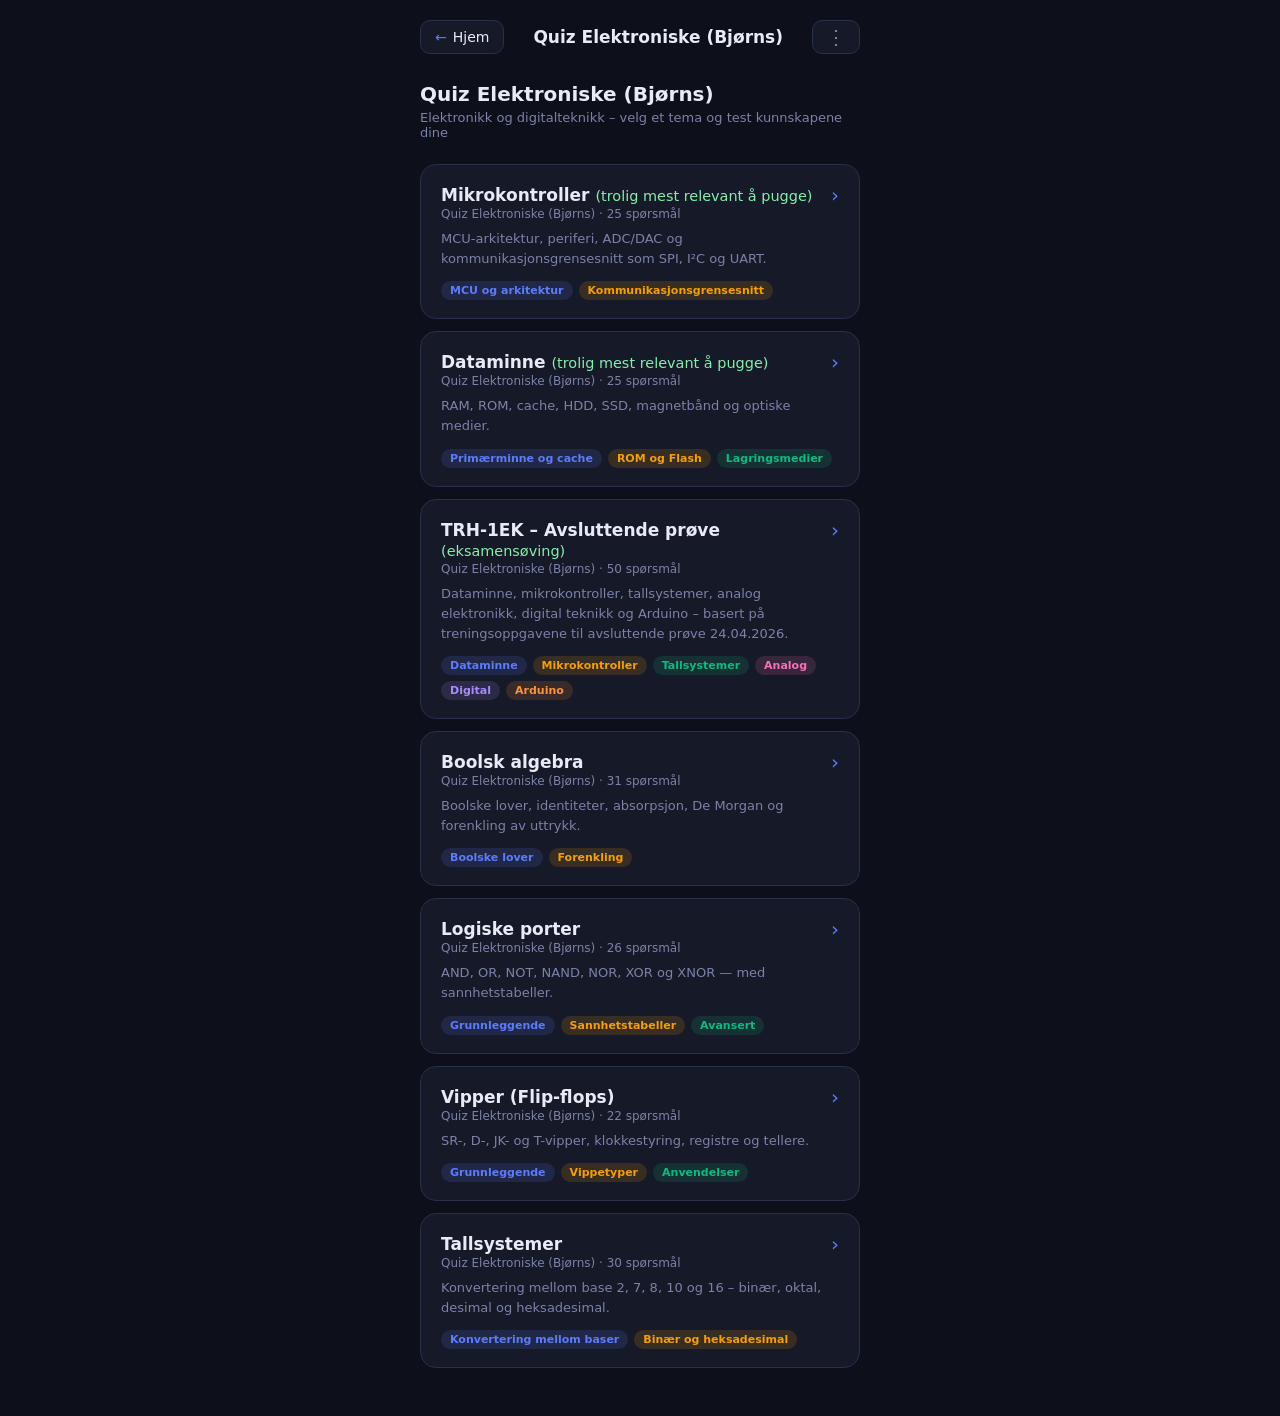
<file: quiz/index-bjrons.html>
<!DOCTYPE html>
<html lang="no">
<head>
  <meta charset="UTF-8">
  <meta name="viewport" content="width=device-width, initial-scale=1.0, maximum-scale=1.0, user-scalable=no">
  <meta name="theme-color" content="#0d0f1a">
  <title>Quiz Elektroniske (Bjørns) – Elektriker-app</title>
  <style>
    *, *::before, *::after { box-sizing: border-box; margin: 0; padding: 0; }

    :root {
      --bg: #0d0f1a;
      --surface: #161927;
      --surface2: #1e2235;
      --border: #2a2f4a;
      --text: #e8eaf6;
      --muted: #7b82a8;
      --accent: #5c7cfa;
    }

    body {
      background: var(--bg);
      min-height: 100vh;
      display: flex;
      flex-direction: column;
      align-items: center;
      font-family: 'Segoe UI', system-ui, sans-serif;
      padding: 16px 16px 48px;
      color: var(--text);
    }

    /* ── Top bar ── */
    .topbar {
      width: 100%;
      max-width: 440px;
      display: flex;
      align-items: center;
      margin-bottom: 28px;
      padding-top: 4px;
    }
    .back-btn {
      display: inline-flex;
      align-items: center;
      gap: 6px;
      background: var(--surface);
      border: 1px solid var(--border);
      border-radius: 10px;
      color: var(--text);
      text-decoration: none;
      font-size: 14px;
      font-weight: 500;
      padding: 8px 14px;
      -webkit-tap-highlight-color: transparent;
      transition: background 0.15s, border-color 0.15s;
    }
    .back-btn .arrow { color: var(--accent); }
    .back-btn:active { background: var(--surface2); border-color: var(--accent); }
    .topbar-title {
      flex: 1;
      text-align: center;
      color: var(--text);
      font-size: 17px;
      font-weight: 600;
    }

    /* ── Dots button ── */
    .dots-btn {
      display: inline-flex;
      align-items: center;
      justify-content: center;
      background: var(--surface);
      border: 1px solid var(--border);
      border-radius: 10px;
      color: var(--muted);
      cursor: pointer;
      padding: 6px 13px;
      font-size: 20px;
      line-height: 1;
      -webkit-tap-highlight-color: transparent;
      transition: background 0.15s, border-color 0.15s, color 0.15s;
      flex-shrink: 0;
    }
    .dots-btn:active { background: var(--surface2); border-color: var(--accent); color: var(--accent); }

    /* ── Combine sheet ── */
    .combine-overlay {
      display: none;
      position: fixed;
      inset: 0;
      background: rgba(0,0,0,0.55);
      z-index: 100;
      align-items: flex-end;
    }
    .combine-overlay.open { display: flex; }
    .combine-sheet {
      background: var(--surface);
      border-top: 1px solid var(--border);
      border-radius: 20px 20px 0 0;
      padding: 12px 20px 36px;
      width: 100%;
      animation: slideUp 0.25s ease;
    }
    @keyframes slideUp {
      from { transform: translateY(100%); }
      to   { transform: translateY(0); }
    }
    .sheet-handle {
      width: 40px; height: 4px;
      background: var(--border);
      border-radius: 99px;
      margin: 0 auto 16px;
    }
    .sheet-title { color: var(--text); font-size: 16px; font-weight: 700; margin-bottom: 4px; }
    .sheet-sub   { color: var(--muted); font-size: 13px; margin-bottom: 16px; }
    .combine-list { display: flex; flex-direction: column; gap: 6px; margin-bottom: 20px; }
    .combine-item {
      display: flex;
      align-items: center;
      gap: 12px;
      padding: 12px 14px;
      background: var(--surface2);
      border: 1px solid var(--border);
      border-radius: 10px;
      color: var(--text);
      font-size: 14px;
      cursor: pointer;
      -webkit-tap-highlight-color: transparent;
      user-select: none;
    }
    .combine-item input[type="checkbox"] {
      width: 18px; height: 18px;
      accent-color: var(--accent);
      cursor: pointer;
      flex-shrink: 0;
    }
    .start-combine-btn {
      width: 100%;
      background: var(--accent);
      border: none;
      border-radius: 10px;
      padding: 13px;
      color: #fff;
      font-size: 15px;
      font-weight: 700;
      font-family: inherit;
      cursor: pointer;
      transition: background 0.15s;
    }
    .start-combine-btn:active { background: #4a6cf7; }

    /* ── Heading ── */
    .page-title {
      color: var(--text);
      font-size: 20px;
      font-weight: 700;
      margin-bottom: 4px;
      width: 100%;
      max-width: 440px;
    }
    .page-sub {
      color: var(--muted);
      font-size: 13px;
      margin-bottom: 24px;
      width: 100%;
      max-width: 440px;
    }

    /* ── Quiz cards ── */
    .quiz-list {
      display: flex;
      flex-direction: column;
      gap: 12px;
      width: 100%;
      max-width: 440px;
    }

    .quiz-card {
      display: block;
      background: var(--surface);
      border: 1px solid var(--border);
      border-radius: 16px;
      padding: 20px 20px 18px;
      text-decoration: none;
      -webkit-tap-highlight-color: transparent;
      transition: background 0.15s, border-color 0.15s;
      animation: fadeIn 0.25s ease both;
    }
    .quiz-card:nth-child(2) { animation-delay: 0.06s; }
    .quiz-card:nth-child(3) { animation-delay: 0.12s; }
    .quiz-card:active { background: var(--surface2); border-color: var(--accent); }

    @keyframes fadeIn {
      from { opacity: 0; transform: translateY(8px); }
      to   { opacity: 1; transform: translateY(0); }
    }

    .quiz-card-header {
      display: flex;
      align-items: flex-start;
      justify-content: space-between;
      margin-bottom: 8px;
    }
    .quiz-card-title {
      color: var(--text);
      font-size: 17px;
      font-weight: 700;
    }
    .quiz-card-subtitle {
      color: var(--muted);
      font-size: 12px;
      margin-top: 2px;
    }
    .quiz-card-arrow {
      color: var(--accent);
      font-size: 20px;
      line-height: 1;
      margin-left: 8px;
      flex-shrink: 0;
    }

    .quiz-card-desc {
      color: var(--muted);
      font-size: 13px;
      line-height: 1.55;
      margin-bottom: 12px;
    }

    .quiz-card-cats {
      display: flex;
      flex-wrap: wrap;
      gap: 6px;
    }
    .cat-tag {
      font-size: 11px;
      font-weight: 600;
      padding: 3px 9px;
      border-radius: 99px;
    }

    /* ── Progress & history badges ── */
    .quiz-card-status {
      display: flex;
      flex-wrap: wrap;
      gap: 6px;
      margin-bottom: 10px;
    }
    .status-badge {
      font-size: 11px;
      font-weight: 600;
      padding: 3px 10px;
      border-radius: 99px;
      display: inline-flex;
      align-items: center;
      gap: 4px;
    }
    .status-badge.progress {
      background: rgba(245,158,11,0.13);
      color: #f59e0b;
      border: 1px solid rgba(245,158,11,0.3);
    }
    .status-badge.best-score {
      background: rgba(92,124,250,0.12);
      color: #818cf8;
      border: 1px solid rgba(92,124,250,0.25);
    }
    .status-badge.best-score.perfect {
      background: rgba(52,211,153,0.13);
      color: #34d399;
      border: 1px solid rgba(52,211,153,0.3);
    }
  /* ── Navn overlay ── */
  .navn-overlay {
    position: fixed; inset: 0; background: var(--bg);
    display: flex; flex-direction: column; align-items: center; justify-content: center;
    padding: 24px; z-index: 100;
  }
  .navn-card {
    background: var(--surface); border: 1px solid var(--border); border-radius: 16px;
    padding: 40px 32px; text-align: center; width: 100%; max-width: 440px;
  }
  .navn-card .navn-icon { font-size: 3rem; margin-bottom: 16px; }
  .navn-card h2 { font-size: 1.5rem; font-weight: 700; color: #fff; margin-bottom: 8px; }
  .navn-card p { color: var(--muted); font-size: 0.95rem; margin-bottom: 28px; line-height: 1.5; }
  .navn-input {
    width: 100%; padding: 14px 16px; border-radius: 10px;
    border: 1.5px solid var(--border); background: var(--surface2);
    color: var(--text); font-size: 1.1rem; margin-bottom: 12px;
    outline: none; transition: border-color 0.2s;
  }
  .navn-input:focus { border-color: var(--accent); }
  .navn-btn {
    width: 100%; padding: 14px; border-radius: 10px; border: none;
    background: linear-gradient(135deg, #3b82f6, #6366f1);
    color: #fff; font-size: 1.05rem; font-weight: 600; cursor: pointer; margin-bottom: 12px;
    opacity: 0.4; transition: opacity 0.2s;
  }
  .navn-skip {
    background: none; border: none; color: var(--muted);
    font-size: 0.9rem; cursor: pointer; padding: 4px;
  }
  </style>
</head>
<body>

  <!-- NAVN OVERLAY -->
  <div class="navn-overlay" id="navn-overlay">
    <div class="navn-card">
      <div class="navn-icon">👤</div>
      <h2>Hva vil du hete?</h2>
      <p>Kallenavnet ditt vises på topplisten. Du kan hoppe over hvis du bare vil øve.</p>
      <input class="navn-input" id="navn-input" type="text" placeholder="Ditt kallenavn" maxlength="20" autocomplete="off"
        oninput="var b=document.getElementById('navn-fortsett');b.disabled=!this.value.trim();b.style.opacity=this.value.trim()?'1':'0.4';"
        onkeydown="if(event.key==='Enter'&&this.value.trim()) bekreftNavn()">
      <button class="navn-btn" id="navn-fortsett" onclick="bekreftNavn()" disabled>Fortsett →</button>
      <button class="navn-skip" onclick="hoppOverNavn()">Hopp over</button>
    </div>
  </div>

  <div class="topbar">
    <a class="back-btn" href="../"><span class="arrow">←</span> Hjem</a>
    <div class="topbar-title">Quiz Elektroniske (Bjørns)</div>
    <button class="dots-btn" id="dots-open" aria-label="Meny">⋮</button>
  </div>

  <div class="combine-overlay" id="combine-overlay">
    <div class="combine-sheet">
      <div class="sheet-handle"></div>
      <div class="sheet-title">Slå sammen quizzer</div>
      <p class="sheet-sub">Velg to eller flere og start som én samlet quiz</p>
      <div class="combine-list">
        <label class="combine-item"><input type="checkbox" value="mikrokontroller"> Mikrokontroller</label>
        <label class="combine-item"><input type="checkbox" value="minne"> Dataminne</label>
        <label class="combine-item"><input type="checkbox" value="boolsk"> Boolsk algebra</label>
        <label class="combine-item"><input type="checkbox" value="porter"> Logiske porter</label>
        <label class="combine-item"><input type="checkbox" value="tallsystemer"> Tallsystemer</label>
        <label class="combine-item"><input type="checkbox" value="vipper"> Vipper (Flip-flops)</label>
        <label class="combine-item"><input type="checkbox" value="trh1ek"> TRH-1EK – Avsluttende prøve</label>
      </div>
      <button class="start-combine-btn" id="start-combine-btn">Start valgte →</button>
    </div>
  </div>

  <div class="page-title">Quiz Elektroniske (Bjørns)</div>
  <p class="page-sub">Elektronikk og digitalteknikk – velg et tema og test kunnskapene dine</p>

  <div class="quiz-list">

    <a class="quiz-card" href="spill.html?tema=mikrokontroller" data-tema="mikrokontroller">
      <div class="quiz-card-header">
        <div>
          <div class="quiz-card-title">Mikrokontroller <span style="font-weight:400; color:#86efac; font-size:0.85em">(trolig mest relevant å pugge)</span></div>
          <div class="quiz-card-subtitle">Quiz Elektroniske (Bjørns) · 25 spørsmål</div>
        </div>
        <span class="quiz-card-arrow">›</span>
      </div>
      <div class="quiz-card-desc">MCU-arkitektur, periferi, ADC/DAC og kommunikasjonsgrensesnitt som SPI, I²C og UART.</div>
      <div class="quiz-card-cats">
        <span class="cat-tag" style="background:rgba(92,124,250,0.15); color:#5c7cfa">MCU og arkitektur</span>
        <span class="cat-tag" style="background:rgba(245,158,11,0.15); color:#f59e0b">Kommunikasjonsgrensesnitt</span>
      </div>
    </a>

    <a class="quiz-card" href="spill.html?tema=minne" data-tema="minne">
      <div class="quiz-card-header">
        <div>
          <div class="quiz-card-title">Dataminne <span style="font-weight:400; color:#86efac; font-size:0.85em">(trolig mest relevant å pugge)</span></div>
          <div class="quiz-card-subtitle">Quiz Elektroniske (Bjørns) · 25 spørsmål</div>
        </div>
        <span class="quiz-card-arrow">›</span>
      </div>
      <div class="quiz-card-desc">RAM, ROM, cache, HDD, SSD, magnetbånd og optiske medier.</div>
      <div class="quiz-card-cats">
        <span class="cat-tag" style="background:rgba(92,124,250,0.15); color:#5c7cfa">Primærminne og cache</span>
        <span class="cat-tag" style="background:rgba(245,158,11,0.15); color:#f59e0b">ROM og Flash</span>
        <span class="cat-tag" style="background:rgba(16,185,129,0.15); color:#10b981">Lagringsmedier</span>
      </div>
    </a>

    <a class="quiz-card" href="spill.html?tema=trh1ek" data-tema="trh1ek">
      <div class="quiz-card-header">
        <div>
          <div class="quiz-card-title">TRH-1EK – Avsluttende prøve <span style="font-weight:400; color:#86efac; font-size:0.85em">(eksamensøving)</span></div>
          <div class="quiz-card-subtitle">Quiz Elektroniske (Bjørns) · 50 spørsmål</div>
        </div>
        <span class="quiz-card-arrow">›</span>
      </div>
      <div class="quiz-card-desc">Dataminne, mikrokontroller, tallsystemer, analog elektronikk, digital teknikk og Arduino – basert på treningsoppgavene til avsluttende prøve 24.04.2026.</div>
      <div class="quiz-card-cats">
        <span class="cat-tag" style="background:rgba(92,124,250,0.15); color:#5c7cfa">Dataminne</span>
        <span class="cat-tag" style="background:rgba(245,158,11,0.15); color:#f59e0b">Mikrokontroller</span>
        <span class="cat-tag" style="background:rgba(16,185,129,0.15); color:#10b981">Tallsystemer</span>
        <span class="cat-tag" style="background:rgba(244,114,182,0.15); color:#f472b6">Analog</span>
        <span class="cat-tag" style="background:rgba(167,139,250,0.15); color:#a78bfa">Digital</span>
        <span class="cat-tag" style="background:rgba(251,146,60,0.15); color:#fb923c">Arduino</span>
      </div>
    </a>

    <a class="quiz-card" href="spill.html?tema=boolsk" data-tema="boolsk">
      <div class="quiz-card-header">
        <div>
          <div class="quiz-card-title">Boolsk algebra</div>
          <div class="quiz-card-subtitle">Quiz Elektroniske (Bjørns) · 31 spørsmål</div>
        </div>
        <span class="quiz-card-arrow">›</span>
      </div>
      <div class="quiz-card-desc">Boolske lover, identiteter, absorpsjon, De Morgan og forenkling av uttrykk.</div>
      <div class="quiz-card-cats">
        <span class="cat-tag" style="background:rgba(92,124,250,0.15); color:#5c7cfa">Boolske lover</span>
        <span class="cat-tag" style="background:rgba(245,158,11,0.15); color:#f59e0b">Forenkling</span>
      </div>
    </a>

    <a class="quiz-card" href="spill.html?tema=porter" data-tema="porter">
      <div class="quiz-card-header">
        <div>
          <div class="quiz-card-title">Logiske porter</div>
          <div class="quiz-card-subtitle">Quiz Elektroniske (Bjørns) · 26 spørsmål</div>
        </div>
        <span class="quiz-card-arrow">›</span>
      </div>
      <div class="quiz-card-desc">AND, OR, NOT, NAND, NOR, XOR og XNOR — med sannhetstabeller.</div>
      <div class="quiz-card-cats">
        <span class="cat-tag" style="background:rgba(92,124,250,0.15); color:#5c7cfa">Grunnleggende</span>
        <span class="cat-tag" style="background:rgba(245,158,11,0.15); color:#f59e0b">Sannhetstabeller</span>
        <span class="cat-tag" style="background:rgba(16,185,129,0.15); color:#10b981">Avansert</span>
      </div>
    </a>

    <a class="quiz-card" href="spill.html?tema=vipper" data-tema="vipper">
      <div class="quiz-card-header">
        <div>
          <div class="quiz-card-title">Vipper (Flip-flops)</div>
          <div class="quiz-card-subtitle">Quiz Elektroniske (Bjørns) · 22 spørsmål</div>
        </div>
        <span class="quiz-card-arrow">›</span>
      </div>
      <div class="quiz-card-desc">SR-, D-, JK- og T-vipper, klokkestyring, registre og tellere.</div>
      <div class="quiz-card-cats">
        <span class="cat-tag" style="background:rgba(92,124,250,0.15); color:#5c7cfa">Grunnleggende</span>
        <span class="cat-tag" style="background:rgba(245,158,11,0.15); color:#f59e0b">Vippetyper</span>
        <span class="cat-tag" style="background:rgba(16,185,129,0.15); color:#10b981">Anvendelser</span>
      </div>
    </a>

    <a class="quiz-card" href="spill.html?tema=tallsystemer" data-tema="tallsystemer">
      <div class="quiz-card-header">
        <div>
          <div class="quiz-card-title">Tallsystemer</div>
          <div class="quiz-card-subtitle">Quiz Elektroniske (Bjørns) · 30 spørsmål</div>
        </div>
        <span class="quiz-card-arrow">›</span>
      </div>
      <div class="quiz-card-desc">Konvertering mellom base 2, 7, 8, 10 og 16 – binær, oktal, desimal og heksadesimal.</div>
      <div class="quiz-card-cats">
        <span class="cat-tag" style="background:rgba(92,124,250,0.15); color:#5c7cfa">Konvertering mellom baser</span>
        <span class="cat-tag" style="background:rgba(245,158,11,0.15); color:#f59e0b">Binær og heksadesimal</span>
      </div>
    </a>

  </div>

  <script>
    (function () {
      var overlay = document.getElementById('navn-overlay');
      var fraHjem = sessionStorage.getItem('bjrons_fra_hjem');
      sessionStorage.removeItem('bjrons_fra_hjem');
      if (localStorage.getItem('quiz_kallenavn') || !fraHjem) {
        overlay.style.display = 'none';
      } else {
        document.getElementById('navn-input').focus();
      }
    })();

    function bekreftNavn() {
      var navn = document.getElementById('navn-input').value.trim();
      localStorage.setItem('quiz_kallenavn', navn);
      document.getElementById('navn-overlay').style.display = 'none';
    }

    function hoppOverNavn() {
      document.getElementById('navn-overlay').style.display = 'none';
    }

    // Combine
    var overlay = document.getElementById('combine-overlay');
    document.getElementById('dots-open').addEventListener('click', function () {
      overlay.classList.add('open');
    });
    overlay.addEventListener('click', function (e) {
      if (e.target === overlay) overlay.classList.remove('open');
    });
    document.getElementById('start-combine-btn').addEventListener('click', function () {
      var vals = Array.from(document.querySelectorAll('.combine-list input:checked')).map(function (cb) { return cb.value; });
      if (vals.length === 0) { alert('Velg minst én quiz.'); return; }
      location.href = 'spill.html?tema=' + vals.join(',');
    });

    document.addEventListener('DOMContentLoaded', function () {
      document.querySelectorAll('.quiz-card[data-tema]').forEach(function (card) {
        var tema   = card.dataset.tema;
        var badges = [];

        try {
          var prog = JSON.parse(localStorage.getItem('quiz_progress_' + tema));
          if (prog && prog.idx > 0 && prog.idx < prog.order.length) {
            badges.push(
              '<span class="status-badge progress">' +
                '▶ Pågår: spørsmål ' + (prog.idx + 1) + ' av ' + prog.order.length +
              '</span>'
            );
          }
        } catch (e) {}

        try {
          var hist = JSON.parse(localStorage.getItem('quiz_history_' + tema));
          if (hist && hist.length > 0) {
            var isPerfect = hist[0].pct === 100;
            badges.push(
              '<span class="status-badge best-score' + (isPerfect ? ' perfect' : '') + '">' +
                '★ Beste: ' + hist[0].pct + '% (' + hist[0].score + '/' + hist[0].total + ')' +
              '</span>'
            );
          }
        } catch (e) {}

        if (badges.length > 0) {
          var statusDiv = document.createElement('div');
          statusDiv.className = 'quiz-card-status';
          statusDiv.innerHTML = badges.join('');
          var cats = card.querySelector('.quiz-card-cats');
          if (cats) cats.before(statusDiv);
        }
      });
    });
  </script>
  <!-- Cloudflare Web Analytics --><script defer src='https://static.cloudflareinsights.com/beacon.min.js' data-cf-beacon='{"token": "cacaef3101de40808d70354880ca03b0"}'></script><!-- End Cloudflare Web Analytics -->
</body>
</html>
</file>
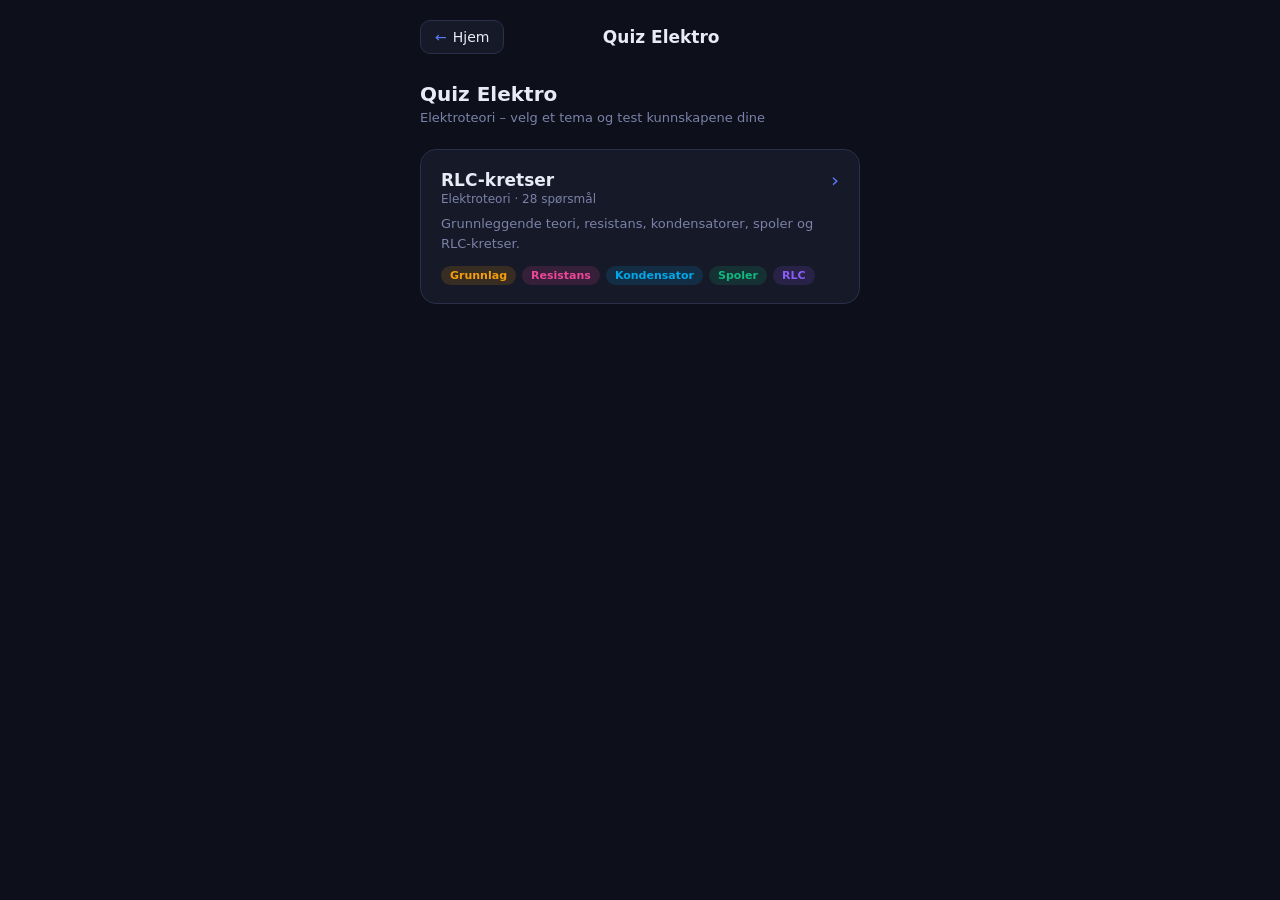
<file: quiz/index-elektro.html>
<!DOCTYPE html>
<html lang="no">
<head>
  <meta charset="UTF-8">
  <meta name="viewport" content="width=device-width, initial-scale=1.0, maximum-scale=1.0, user-scalable=no">
  <meta name="theme-color" content="#0d0f1a">
  <title>Quiz Elektro – Elektriker-app</title>
  <style>
    *, *::before, *::after { box-sizing: border-box; margin: 0; padding: 0; }

    :root {
      --bg: #0d0f1a;
      --surface: #161927;
      --surface2: #1e2235;
      --border: #2a2f4a;
      --text: #e8eaf6;
      --muted: #7b82a8;
      --accent: #5c7cfa;
    }

    body {
      background: var(--bg);
      min-height: 100vh;
      display: flex;
      flex-direction: column;
      align-items: center;
      font-family: 'Segoe UI', system-ui, sans-serif;
      padding: 16px 16px 48px;
      color: var(--text);
    }

    /* ── Top bar ── */
    .topbar {
      width: 100%;
      max-width: 440px;
      display: flex;
      align-items: center;
      margin-bottom: 28px;
      padding-top: 4px;
    }
    .back-btn {
      display: inline-flex;
      align-items: center;
      gap: 6px;
      background: var(--surface);
      border: 1px solid var(--border);
      border-radius: 10px;
      color: var(--text);
      text-decoration: none;
      font-size: 14px;
      font-weight: 500;
      padding: 8px 14px;
      -webkit-tap-highlight-color: transparent;
      transition: background 0.15s, border-color 0.15s;
    }
    .back-btn .arrow { color: var(--accent); }
    .back-btn:active { background: var(--surface2); border-color: var(--accent); }
    .topbar-title {
      flex: 1;
      text-align: center;
      color: var(--text);
      font-size: 17px;
      font-weight: 600;
    }

    .topbar-spacer { width: 42px; flex-shrink: 0; }

    /* ── Heading ── */
    .page-title {
      color: var(--text);
      font-size: 20px;
      font-weight: 700;
      margin-bottom: 4px;
      width: 100%;
      max-width: 440px;
    }
    .page-sub {
      color: var(--muted);
      font-size: 13px;
      margin-bottom: 24px;
      width: 100%;
      max-width: 440px;
    }

    /* ── Quiz cards ── */
    .quiz-list {
      display: flex;
      flex-direction: column;
      gap: 12px;
      width: 100%;
      max-width: 440px;
    }

    .quiz-card {
      display: block;
      background: var(--surface);
      border: 1px solid var(--border);
      border-radius: 16px;
      padding: 20px 20px 18px;
      text-decoration: none;
      -webkit-tap-highlight-color: transparent;
      transition: background 0.15s, border-color 0.15s;
      animation: fadeIn 0.25s ease both;
    }
    .quiz-card:nth-child(2) { animation-delay: 0.06s; }
    .quiz-card:nth-child(3) { animation-delay: 0.12s; }
    .quiz-card:active { background: var(--surface2); border-color: var(--accent); }

    @keyframes fadeIn {
      from { opacity: 0; transform: translateY(8px); }
      to   { opacity: 1; transform: translateY(0); }
    }

    .quiz-card-header {
      display: flex;
      align-items: flex-start;
      justify-content: space-between;
      margin-bottom: 8px;
    }
    .quiz-card-title {
      color: var(--text);
      font-size: 17px;
      font-weight: 700;
    }
    .quiz-card-subtitle {
      color: var(--muted);
      font-size: 12px;
      margin-top: 2px;
    }
    .quiz-card-arrow {
      color: var(--accent);
      font-size: 20px;
      line-height: 1;
      margin-left: 8px;
      flex-shrink: 0;
    }

    .quiz-card-desc {
      color: var(--muted);
      font-size: 13px;
      line-height: 1.55;
      margin-bottom: 12px;
    }

    .quiz-card-cats {
      display: flex;
      flex-wrap: wrap;
      gap: 6px;
    }
    .cat-tag {
      font-size: 11px;
      font-weight: 600;
      padding: 3px 9px;
      border-radius: 99px;
    }

    /* ── Progress & history badges ── */
    .quiz-card-status {
      display: flex;
      flex-wrap: wrap;
      gap: 6px;
      margin-bottom: 10px;
    }
    .status-badge {
      font-size: 11px;
      font-weight: 600;
      padding: 3px 10px;
      border-radius: 99px;
      display: inline-flex;
      align-items: center;
      gap: 4px;
    }
    .status-badge.progress {
      background: rgba(245,158,11,0.13);
      color: #f59e0b;
      border: 1px solid rgba(245,158,11,0.3);
    }
    .status-badge.best-score {
      background: rgba(92,124,250,0.12);
      color: #818cf8;
      border: 1px solid rgba(92,124,250,0.25);
    }
    .status-badge.best-score.perfect {
      background: rgba(16,185,129,0.15);
      color: #34d399;
      border: 1px solid rgba(16,185,129,0.35);
    }
  /* ── Navn overlay ── */
  .navn-overlay {
    position: fixed; inset: 0; background: var(--bg);
    display: flex; flex-direction: column; align-items: center; justify-content: center;
    padding: 24px; z-index: 100;
  }
  .navn-card {
    background: var(--surface); border: 1px solid var(--border); border-radius: 16px;
    padding: 40px 32px; text-align: center; width: 100%; max-width: 440px;
  }
  .navn-card .navn-icon { font-size: 3rem; margin-bottom: 16px; }
  .navn-card h2 { font-size: 1.5rem; font-weight: 700; color: #fff; margin-bottom: 8px; }
  .navn-card p { color: var(--muted); font-size: 0.95rem; margin-bottom: 28px; line-height: 1.5; }
  .navn-input {
    width: 100%; padding: 14px 16px; border-radius: 10px;
    border: 1.5px solid var(--border); background: var(--surface2);
    color: var(--text); font-size: 1.1rem; margin-bottom: 12px;
    outline: none; transition: border-color 0.2s;
  }
  .navn-input:focus { border-color: var(--accent); }
  .navn-btn {
    width: 100%; padding: 14px; border-radius: 10px; border: none;
    background: linear-gradient(135deg, #3b82f6, #6366f1);
    color: #fff; font-size: 1.05rem; font-weight: 600; cursor: pointer; margin-bottom: 12px;
    opacity: 0.4; transition: opacity 0.2s;
  }
  .navn-skip {
    background: none; border: none; color: var(--muted);
    font-size: 0.9rem; cursor: pointer; padding: 4px;
  }
  </style>
</head>
<body>

  <!-- NAVN OVERLAY -->
  <div class="navn-overlay" id="navn-overlay">
    <div class="navn-card">
      <div class="navn-icon">👤</div>
      <h2>Hva vil du hete?</h2>
      <p>Kallenavnet ditt vises på topplisten. Du kan hoppe over hvis du bare vil øve.</p>
      <input class="navn-input" id="navn-input" type="text" placeholder="Ditt kallenavn" maxlength="20" autocomplete="off"
        oninput="var b=document.getElementById('navn-fortsett');b.disabled=!this.value.trim();b.style.opacity=this.value.trim()?'1':'0.4';"
        onkeydown="if(event.key==='Enter'&&this.value.trim()) bekreftNavn()">
      <button class="navn-btn" id="navn-fortsett" onclick="bekreftNavn()" disabled>Fortsett →</button>
      <button class="navn-skip" onclick="hoppOverNavn()">Hopp over</button>
    </div>
  </div>

  <div class="topbar">
    <a class="back-btn" href="../"><span class="arrow">←</span> Hjem</a>
    <div class="topbar-title">Quiz Elektro</div>
    <div class="topbar-spacer"></div>
  </div>

  <div class="page-title">Quiz Elektro</div>
  <p class="page-sub">Elektroteori – velg et tema og test kunnskapene dine</p>

  <div class="quiz-list">

    <a class="quiz-card" href="spill.html?tema=rlc" data-tema="rlc">
      <div class="quiz-card-header">
        <div>
          <div class="quiz-card-title">RLC-kretser</div>
          <div class="quiz-card-subtitle">Elektroteori · 28 spørsmål</div>
        </div>
        <span class="quiz-card-arrow">›</span>
      </div>
      <div class="quiz-card-desc">Grunnleggende teori, resistans, kondensatorer, spoler og RLC-kretser.</div>
      <div class="quiz-card-cats">
        <span class="cat-tag" style="background:rgba(245,158,11,0.15); color:#f59e0b">Grunnlag</span>
        <span class="cat-tag" style="background:rgba(236,72,153,0.15); color:#ec4899">Resistans</span>
        <span class="cat-tag" style="background:rgba(0,168,232,0.15);  color:#00a8e8">Kondensator</span>
        <span class="cat-tag" style="background:rgba(16,185,129,0.15); color:#10b981">Spoler</span>
        <span class="cat-tag" style="background:rgba(139,92,246,0.15); color:#8b5cf6">RLC</span>
      </div>
    </a>

  </div>

  <script>
    (function () {
      var overlay = document.getElementById('navn-overlay');
      var fraHjem = sessionStorage.getItem('elektro_fra_hjem');
      sessionStorage.removeItem('elektro_fra_hjem');
      if (localStorage.getItem('quiz_kallenavn') || !fraHjem) {
        overlay.style.display = 'none';
      } else {
        document.getElementById('navn-input').focus();
      }
    })();

    function bekreftNavn() {
      var navn = document.getElementById('navn-input').value.trim();
      localStorage.setItem('quiz_kallenavn', navn);
      document.getElementById('navn-overlay').style.display = 'none';
    }

    function hoppOverNavn() {
      document.getElementById('navn-overlay').style.display = 'none';
    }

    document.addEventListener('DOMContentLoaded', function () {
      document.querySelectorAll('.quiz-card[data-tema]').forEach(function (card) {
        var tema   = card.dataset.tema;
        var badges = [];

        try {
          var prog = JSON.parse(localStorage.getItem('quiz_progress_' + tema));
          if (prog && prog.idx > 0 && prog.idx < prog.order.length) {
            badges.push(
              '<span class="status-badge progress">' +
                '▶ Pågår: spørsmål ' + (prog.idx + 1) + ' av ' + prog.order.length +
              '</span>'
            );
          }
        } catch (e) {}

        try {
          var hist = JSON.parse(localStorage.getItem('quiz_history_' + tema));
          if (hist && hist.length > 0) {
            var isPerfect = hist[0].pct === 100;
            badges.push(
              '<span class="status-badge best-score' + (isPerfect ? ' perfect' : '') + '">' +
                '★ Beste: ' + hist[0].pct + '% (' + hist[0].score + '/' + hist[0].total + ')' +
              '</span>'
            );
          }
        } catch (e) {}

        if (badges.length > 0) {
          var statusDiv = document.createElement('div');
          statusDiv.className = 'quiz-card-status';
          statusDiv.innerHTML = badges.join('');
          var cats = card.querySelector('.quiz-card-cats');
          if (cats) cats.before(statusDiv);
        }
      });
    });
  </script>
  <!-- Cloudflare Web Analytics --><script defer src='https://static.cloudflareinsights.com/beacon.min.js' data-cf-beacon='{"token": "cacaef3101de40808d70354880ca03b0"}'></script><!-- End Cloudflare Web Analytics -->
</body>
</html>
</file>
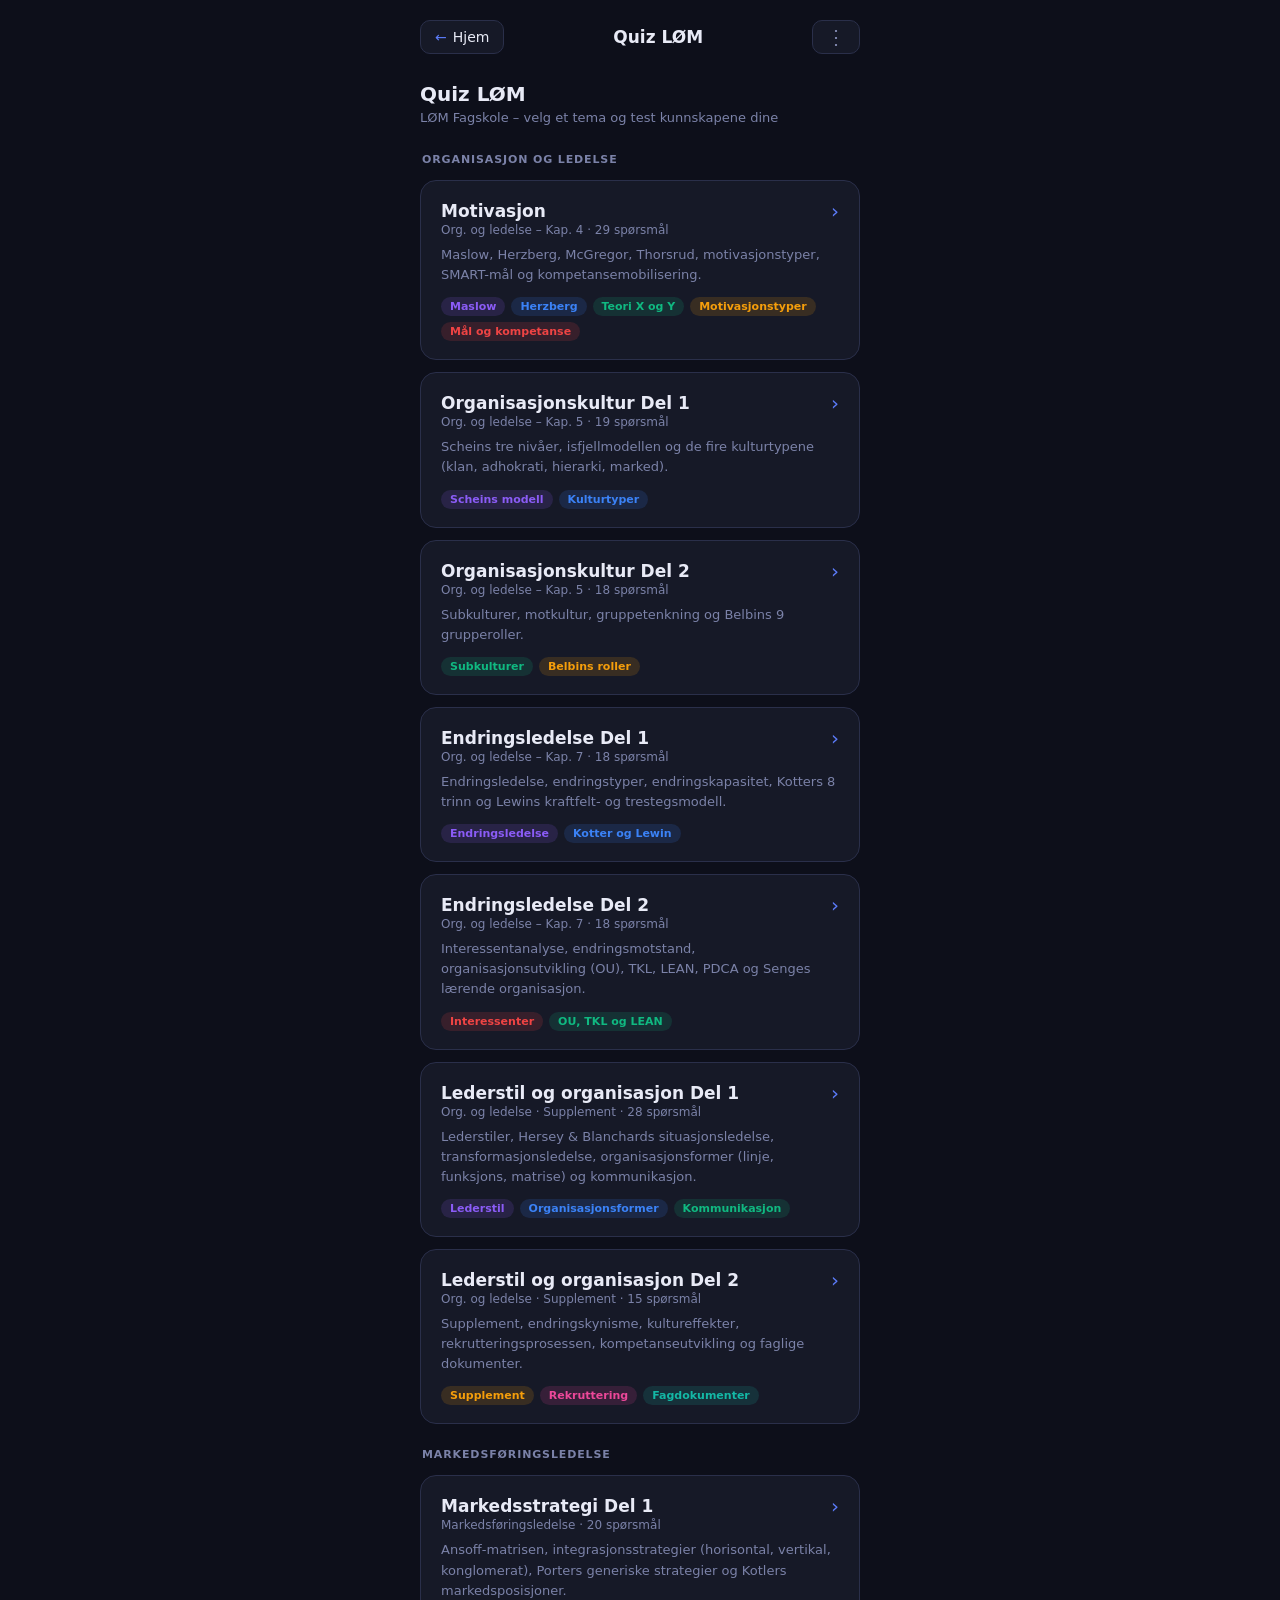
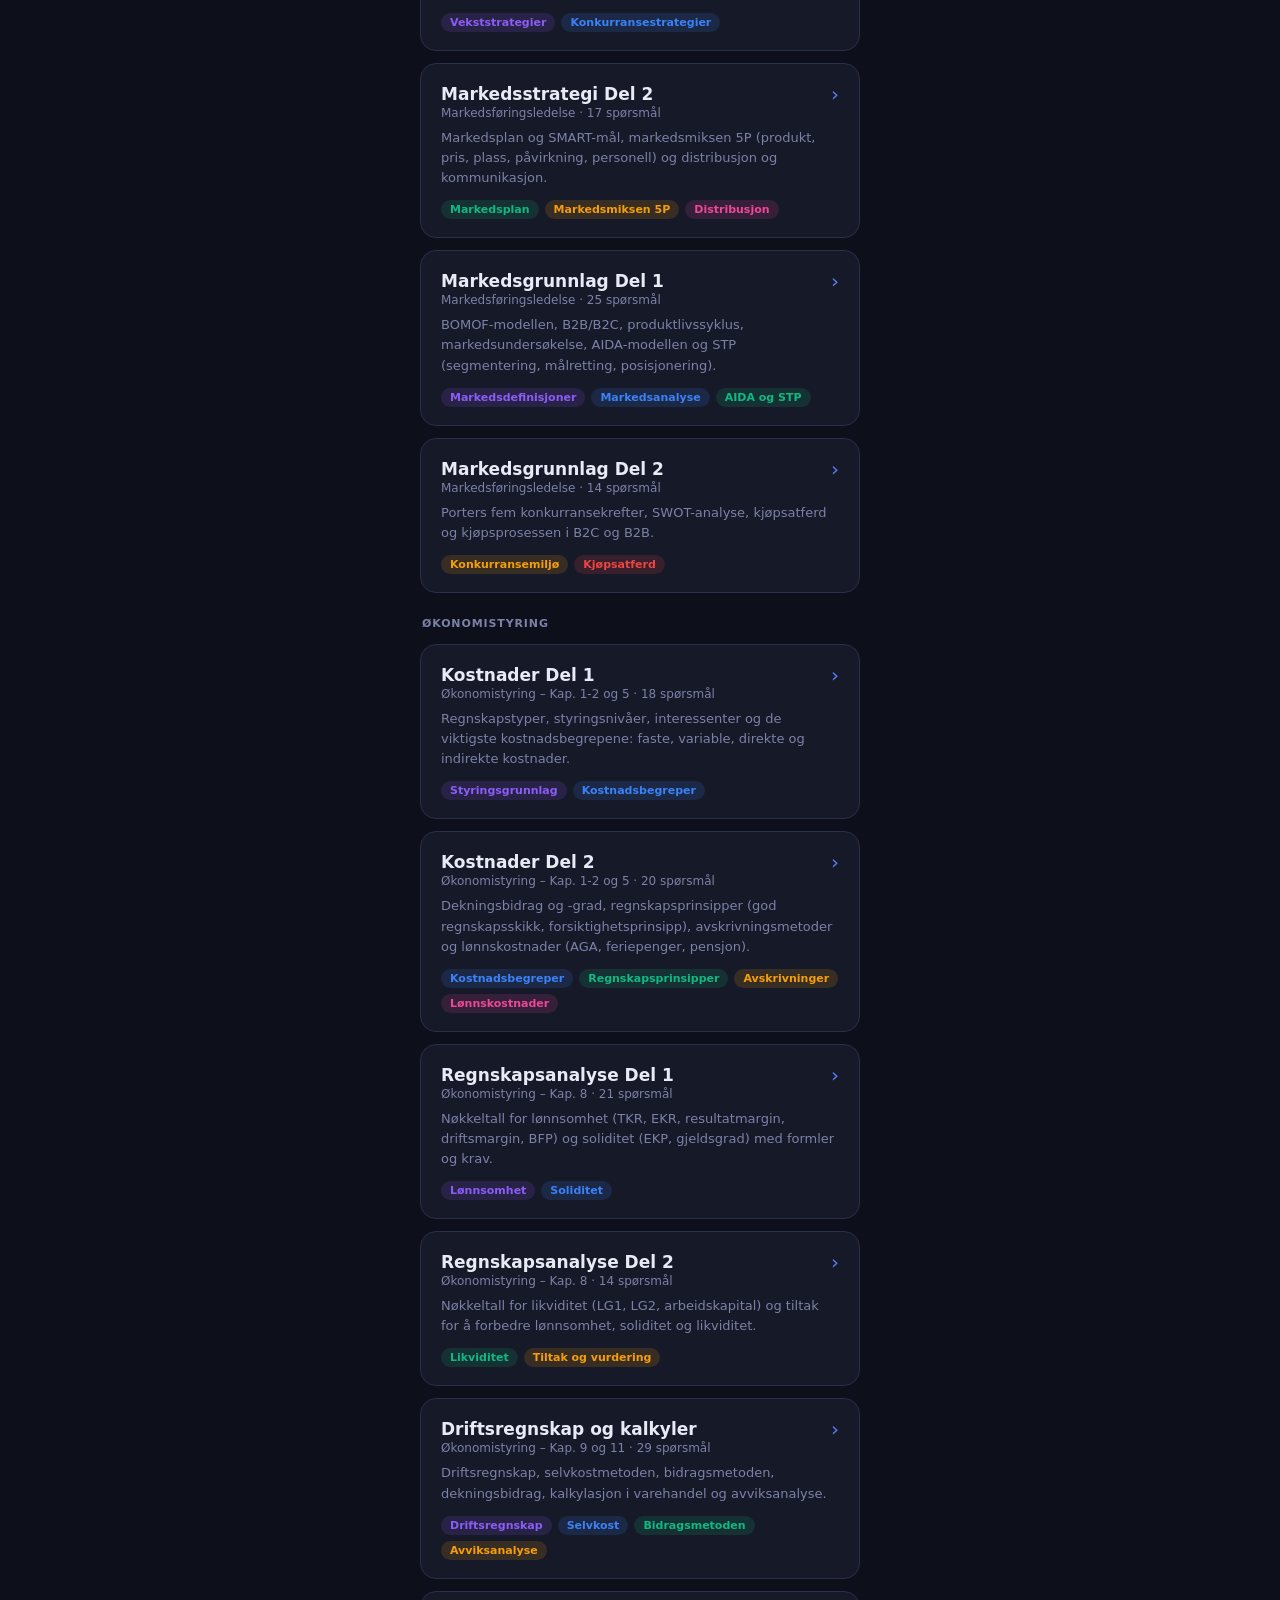
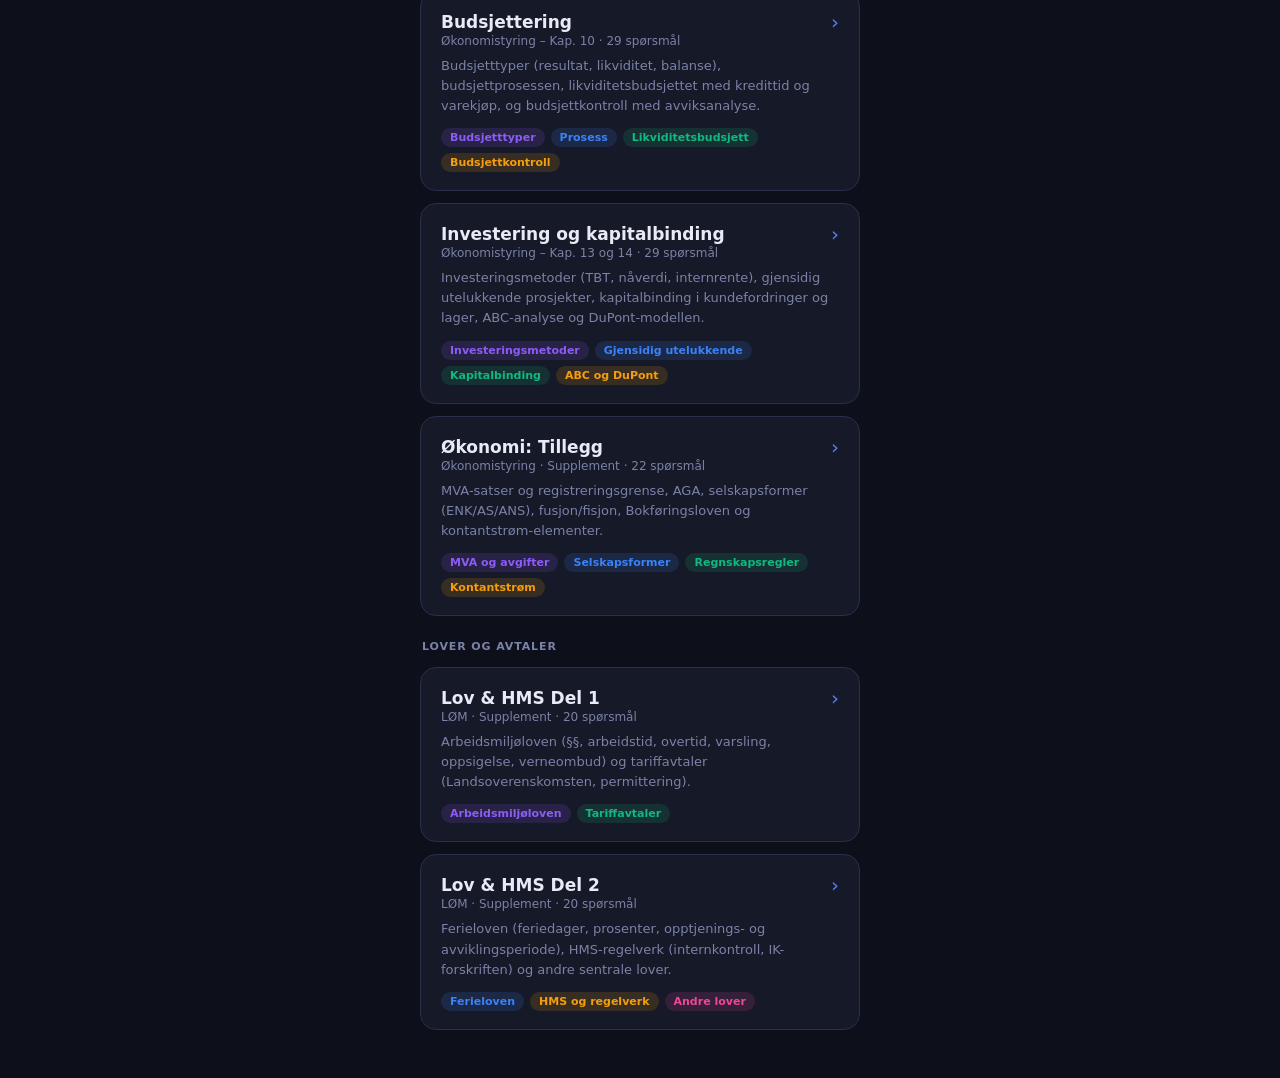
<file: quiz/spill.html>
<!DOCTYPE html>
<html lang="no">
<head>
  <meta charset="UTF-8">
  <meta name="viewport" content="width=device-width, initial-scale=1.0, maximum-scale=1.0, user-scalable=no">
  <meta name="theme-color" content="#0d0f1a">
  <title>Quiz – Elektriker-app</title>
  <link rel="stylesheet" href="css/spill.css">
</head>
<body>

  <!-- Top bar -->
  <div class="topbar">
    <a class="back-btn" id="back-btn" href="./"><span class="arrow">←</span> Velg quiz</a>
    <div class="topbar-title" id="topbar-title">Quiz</div>
  </div>

  <div id="loading">Laster spørsmål…</div>

  <!-- NAVN SCREEN (kun LØM) -->
  <div id="navn-screen" style="display:none; width:100%; max-width:480px; margin-top:32px;">
    <div class="start-card" style="text-align:center;">
      <div style="font-size:3rem; margin-bottom:16px;">👤</div>
      <h2 style="font-size:1.5rem; margin-bottom:8px;">Hva vil du hete?</h2>
      <p style="color:var(--muted); margin-bottom:28px; font-size:0.95rem;">Kallenavnet ditt vises på topplisten. Du kan hoppe over hvis du bare vil øve.</p>
      <input type="text" id="start-navn-input"
        placeholder="Ditt kallenavn"
        maxlength="20" autocomplete="off"
        style="width:100%; padding:14px 16px; border-radius:10px; border:1.5px solid var(--border); background:var(--surface2); color:var(--text); font-size:1.1rem; margin-bottom:12px; outline:none; transition:border-color 0.2s;"
        onfocus="this.style.borderColor='var(--accent)'" onblur="this.style.borderColor='var(--border)'"
        oninput="var b=document.getElementById('fortsett-btn');b.disabled=!this.value.trim();b.style.opacity=this.value.trim()?'1':'0.4';"
        onkeydown="if(event.key==='Enter'&&this.value.trim()) confirmNavn()">
      <button id="fortsett-btn" onclick="confirmNavn()" disabled
        style="width:100%; padding:14px; border-radius:10px; border:none; background:linear-gradient(135deg,#3b82f6,#6366f1); color:#fff; font-size:1.05rem; font-weight:600; cursor:pointer; margin-bottom:12px; opacity:0.4; transition:opacity 0.2s;">
        Fortsett →
      </button>
      <button onclick="skipNavn()"
        style="background:none; border:none; color:var(--muted); font-size:0.9rem; cursor:pointer; padding:4px;">
        Hopp over
      </button>
    </div>
  </div>

  <!-- START SCREEN -->
  <div id="start-screen" style="display:none;">
    <div class="start-card">
      <h2 id="start-title"></h2>
      <p id="start-desc"></p>
      <div class="topics-grid" id="topics-grid"></div>
      <div id="history-section" class="history-section" style="display:none;">
        <div class="history-section-title">Dine beste resultater</div>
        <div class="history-list" id="history-list"></div>
      </div>
      <div class="start-btns">
        <button class="continue-btn" id="continue-btn" style="display:none;" onclick="continueQuiz()"></button>
        <button class="start-btn" id="new-quiz-btn" onclick="startQuiz()">Start Quiz →</button>
      </div>
      <div id="start-lb-section" style="display:none; margin-top:24px; text-align:left;">
        <div class="history-section-title" style="margin-bottom:10px;">🏆 Toppliste</div>
        <div id="start-lb-list"><div class="lb-loading">Laster…</div></div>
      </div>
    </div>
  </div>

  <!-- QUIZ SCREEN -->
  <div id="quiz-screen" style="display:none; width:100%; max-width:700px;">
    <div class="progress-wrap">
      <div class="progress-meta">
        <span id="q-counter">Spørsmål 1</span>
        <span id="score-live">Poeng: 0</span>
      </div>
      <div class="progress-bar-bg">
        <div class="progress-bar-fill" id="progress-fill"></div>
      </div>
    </div>
    <div class="card" id="question-card">
      <span class="cat-badge" id="cat-badge">Kategori</span>
      <div class="q-image" id="q-image" style="display:none;"></div>
      <div class="question-text" id="question-text"></div>
      <div class="options" id="options-container"></div>
      <div id="confirm-wrap" style="display:none;">
        <button class="confirm-btn" id="confirm-btn" disabled>Bekreft svar</button>
      </div>
      <div class="explanation" id="explanation"></div>
      <div class="nav-row">
        <button class="prev-btn" id="prev-btn" onclick="prevQuestion()">← Forrige</button>
        <button class="next-btn" id="next-btn" onclick="nextQuestion()">Neste →</button>
      </div>
    </div>
  </div>

  <!-- RESULT SCREEN -->
  <div id="result-screen">
    <div class="result-card">
      <div class="result-emoji" id="result-emoji">🎉</div>
      <div class="result-title" id="result-title">Bra jobbet!</div>
      <div class="result-sub"   id="result-sub">Her er resultatet ditt</div>
      <div class="score-circle">
        <div class="score-number" id="final-score">0</div>
        <div class="score-total"  id="final-total">av ?</div>
      </div>
      <div class="result-feedback" id="result-feedback"></div>
      <div class="cat-breakdown"   id="cat-breakdown"></div>
      <div class="result-btns">
        <button class="restart-btn" onclick="restartQuiz()">Ta quizen på nytt</button>
        <a class="home-link" id="home-link" href="./"><span class="arrow">←</span> Velg en annen quiz</a>
      </div>
    </div>
  </div>

  <!-- LEADERBOARD -->
  <div id="leaderboard-wrap" class="leaderboard-wrap" style="display:none;">
    <div class="lb-card">
      <div class="lb-title">🏆 Toppliste – <span id="lb-tema-label"></span></div>
      <div id="lb-form-wrap" class="lb-form">
        <input type="text" id="lb-navn" placeholder="Ditt kallenavn" maxlength="20" autocomplete="off">
        <button class="lb-submit-btn" id="lb-submit-btn" onclick="handleScoreSubmit()">Lagre</button>
      </div>
      <div id="lb-list"><div class="lb-loading">Laster toppliste…</div></div>
    </div>
  </div>

  <!-- WRONG ANSWERS REVIEW -->
  <div id="review-wrap" class="review-wrap" style="display:none;">
    <button class="review-toggle" id="review-toggle" onclick="toggleReview()">
      <div class="review-toggle-left">
        <span id="review-toggle-label">Se feil svar</span>
        <span class="review-toggle-count" id="review-toggle-count"></span>
      </div>
      <span class="review-toggle-arrow">›</span>
    </button>
    <div class="review-list" id="review-list"></div>
  </div>

  <script src="js/spill.js"></script>
  <!-- Cloudflare Web Analytics --><script defer src='https://static.cloudflareinsights.com/beacon.min.js' data-cf-beacon='{"token": "cacaef3101de40808d70354880ca03b0"}'></script><!-- End Cloudflare Web Analytics -->
</body>
</html>
</file>
<file: quiz/css/spill.css>
*, *::before, *::after { box-sizing: border-box; margin: 0; padding: 0; }

:root {
  --bg: #0d0f1a;
  --surface: #161927;
  --surface2: #1e2235;
  --border: #2a2f4a;
  --text: #e8eaf6;
  --muted: #7b82a8;
  --accent: #5c7cfa;
  --accent-hover: #4a6cf7;
  --green: #2ecc71;
  --green-bg: rgba(46,204,113,0.12);
  --red: #e74c3c;
  --red-bg: rgba(231,76,60,0.12);
}

html, body {
  height: 100%;
  font-family: 'Segoe UI', system-ui, sans-serif;
  background: var(--bg);
  color: var(--text);
}

body {
  display: flex;
  flex-direction: column;
  align-items: center;
  min-height: 100vh;
  padding: 16px 16px 56px;
}

/* ── Top bar ── */
.topbar {
  width: 100%;
  max-width: 700px;
  display: flex;
  align-items: center;
  margin-bottom: 24px;
  padding-top: 4px;
}
.back-btn {
  display: inline-flex;
  align-items: center;
  gap: 6px;
  background: var(--surface);
  border: 1px solid var(--border);
  border-radius: 10px;
  color: var(--text);
  text-decoration: none;
  font-size: 14px;
  font-weight: 500;
  padding: 8px 14px;
  -webkit-tap-highlight-color: transparent;
  transition: background 0.15s, border-color 0.15s;
}
.back-btn .arrow { color: var(--accent); }
.back-btn:active { background: var(--surface2); border-color: var(--accent); }
.topbar-title {
  flex: 1;
  text-align: center;
  color: #fff;
  font-size: 17px;
  font-weight: 600;
  margin-right: 48px;
}

/* ── Progress ── */
.progress-wrap { width: 100%; max-width: 700px; margin-bottom: 20px; }
.progress-meta { display: flex; justify-content: space-between; font-size: 0.82rem; color: var(--muted); margin-bottom: 8px; }
.progress-bar-bg { height: 6px; background: var(--border); border-radius: 99px; overflow: hidden; }
.progress-bar-fill { height: 100%; background: linear-gradient(90deg, var(--accent), #818cf8); border-radius: 99px; transition: width 0.4s ease; width: 0%; }

/* ── Card ── */
.card {
  background: var(--surface);
  border: 1px solid var(--border);
  border-radius: 16px;
  padding: 28px 28px 24px;
  max-width: 700px;
  width: 100%;
  animation: fadeIn 0.25s ease;
}

@keyframes fadeIn {
  from { opacity: 0; transform: translateY(8px); }
  to   { opacity: 1; transform: translateY(0); }
}

/* ── Category badge ── */
.cat-badge {
  display: inline-block;
  font-size: 0.72rem;
  font-weight: 600;
  letter-spacing: 0.5px;
  text-transform: uppercase;
  padding: 3px 10px;
  border-radius: 99px;
  margin-bottom: 14px;
  background: rgba(255,255,255,0.08);
}

/* ── Question image ── */
.q-image {
  margin-bottom: 16px;
  border-radius: 10px;
  overflow: hidden;
  background: var(--surface2);
}
.q-image svg { width: 100%; height: auto; max-height: 210px; display: block; }

/* ── Question & options ── */
.question-text { font-size: 1.1rem; font-weight: 600; line-height: 1.55; margin-bottom: 22px; color: #fff; }
.code-block { display: block; background: #0d1117; border: 1px solid #30363d; border-radius: 6px; padding: 12px 14px; font-family: 'Courier New', monospace; font-size: 0.85rem; font-weight: 400; color: #e6edf3; white-space: pre; margin: 10px 0 4px; overflow-x: auto; }
.not { text-decoration: overline; }
.dbl-not {
  display: inline-block;
  text-decoration: overline;
  border-top: 1.5px solid currentColor;
  padding-top: 3px;
  line-height: 1.2;
}

.options { display: flex; flex-direction: column; gap: 10px; }

.option-btn {
  background: var(--surface2);
  border: 1.5px solid var(--border);
  border-radius: 10px;
  padding: 13px 16px;
  text-align: left;
  font-size: 0.95rem;
  font-family: inherit;
  color: var(--text);
  cursor: pointer;
  transition: border-color 0.15s, background 0.15s, transform 0.1s;
  display: flex;
  align-items: center;
  gap: 12px;
}
.option-btn:hover:not(:disabled):not(.selected) { background: rgba(92,124,250,0.07); transform: translateX(2px); }
.option-btn.selected:hover:not(:disabled) { background: rgba(92,124,250,0.22); transform: translateX(2px); }

.option-btn .letter {
  min-width: 26px; height: 26px; border-radius: 6px;
  background: var(--border);
  display: flex; align-items: center; justify-content: center;
  font-size: 0.78rem; font-weight: 700; color: var(--muted);
  transition: background 0.15s, color 0.15s; flex-shrink: 0;
}
.option-btn.correct { border-color: var(--green); background: var(--green-bg); }
.option-btn.correct .letter { background: var(--green); color: #fff; }
.option-btn.wrong   { border-color: var(--red);   background: var(--red-bg); }
.option-btn.wrong   .letter { background: var(--red);   color: #fff; }
.option-btn:disabled { cursor: default; }
.option-btn.selected { border-color: var(--accent); background: rgba(92,124,250,0.15); }
.option-btn.selected .letter { background: var(--accent); color: #fff; }

/* ── Order question (drag pyramid) ── */
.options.order-mode { display: block; }
.pyramid-help {
  color: var(--muted);
  font-size: 0.82rem;
  text-align: center;
  margin-bottom: 14px;
  font-style: italic;
}
.pyramid {
  display: flex;
  flex-direction: column;
  align-items: center;
  gap: 8px;
  padding: 4px 0 6px;
}
.pyramid-box {
  background: linear-gradient(135deg, var(--surface2), rgba(92,124,250,0.20));
  border: 1.5px solid var(--border);
  border-radius: 10px;
  padding: 13px 14px;
  display: flex;
  align-items: center;
  gap: 10px;
  cursor: grab;
  user-select: none;
  -webkit-user-select: none;
  -webkit-touch-callout: none;
  -webkit-tap-highlight-color: transparent;
  touch-action: none;
  font-weight: 600;
  font-size: 0.95rem;
  color: var(--text);
  transition: border-color 0.15s, background 0.15s, opacity 0.15s;
  min-height: 48px;
}
.pyramid-box:active { cursor: grabbing; }
.pyramid-handle {
  color: var(--muted);
  font-size: 1.05rem;
  letter-spacing: -3px;
  flex-shrink: 0;
  font-family: monospace;
}
.pyramid-label {
  flex: 1;
  text-align: center;
}
.pyramid-box.drag-over {
  border-color: var(--accent);
  background: rgba(92,124,250,0.30);
}
.pyramid-box.grabbing-source { opacity: 0.30; }
.pyramid-ghost {
  background: linear-gradient(135deg, var(--surface2), rgba(92,124,250,0.40)) !important;
  border: 1.5px solid var(--accent) !important;
  box-shadow: 0 10px 28px rgba(0,0,0,0.5);
  border-radius: 10px;
  display: flex;
  align-items: center;
  gap: 10px;
  padding: 13px 14px;
  font-weight: 600;
  font-size: 0.95rem;
  color: var(--text);
  pointer-events: none;
  z-index: 9999;
}
.pyramid-box.locked { cursor: default; }
.pyramid-box.correct {
  border-color: var(--green);
  background: var(--green-bg);
}
.pyramid-box.wrong {
  border-color: var(--red);
  background: var(--red-bg);
}

/* ── Sort question (drag into bins) ── */
.options.sort-mode { display: block; }
.sort-help {
  color: var(--muted);
  font-size: 0.82rem;
  text-align: center;
  margin-bottom: 14px;
  font-style: italic;
}
.sort-tray {
  background: var(--surface2);
  border: 2px dashed var(--border);
  border-radius: 10px;
  padding: 10px 12px;
  margin-bottom: 12px;
}
.sort-bin-label {
  display: inline-block;
  font-size: 0.72rem;
  font-weight: 700;
  text-transform: uppercase;
  letter-spacing: 0.6px;
  margin-bottom: 8px;
  padding: 3px 10px;
  border-radius: 99px;
  background: rgba(255,255,255,0.06);
  color: var(--muted);
}
.sort-bins {
  display: grid;
  grid-template-columns: 1fr 1fr;
  gap: 10px;
}
.sort-bin {
  background: var(--surface2);
  border: 1.5px solid var(--border);
  border-radius: 10px;
  padding: 10px 12px;
  min-height: 110px;
  transition: border-color 0.15s, background 0.15s;
}
.sort-bin-items {
  display: flex;
  flex-wrap: wrap;
  gap: 6px;
  min-height: 36px;
}
.sort-item {
  background: linear-gradient(135deg, var(--surface2), rgba(92,124,250,0.20));
  border: 1.5px solid var(--border);
  border-radius: 8px;
  padding: 7px 10px;
  display: inline-flex;
  align-items: center;
  gap: 6px;
  cursor: grab;
  user-select: none;
  -webkit-user-select: none;
  -webkit-touch-callout: none;
  -webkit-tap-highlight-color: transparent;
  touch-action: none;
  font-weight: 500;
  font-size: 0.85rem;
  color: var(--text);
  transition: border-color 0.15s, background 0.15s, opacity 0.15s;
}
.sort-item:active { cursor: grabbing; }
.sort-item-handle {
  color: var(--muted);
  font-size: 0.85rem;
  letter-spacing: -3px;
  font-family: monospace;
  flex-shrink: 0;
}
.sort-item.grabbing-source { opacity: 0.30; }
.sort-tray.drag-over,
.sort-bin.drag-over {
  border-color: var(--accent);
  background: rgba(92,124,250,0.15);
}
.sort-ghost {
  background: linear-gradient(135deg, var(--surface2), rgba(92,124,250,0.40)) !important;
  border: 1.5px solid var(--accent) !important;
  box-shadow: 0 8px 24px rgba(0,0,0,0.4);
  border-radius: 8px;
  padding: 7px 10px;
  display: inline-flex;
  align-items: center;
  gap: 6px;
  font-weight: 500;
  font-size: 0.85rem;
  color: var(--text);
  pointer-events: none;
  z-index: 9999;
}
.sort-item.locked { cursor: default; }
.sort-item.correct {
  border-color: var(--green);
  background: var(--green-bg);
}
.sort-item.wrong {
  border-color: var(--red);
  background: var(--red-bg);
}

/* ── Confirm button (multi-answer) ── */
.confirm-btn {
  width: 100%; margin-top: 10px; padding: 13px;
  border-radius: 10px; background: var(--accent); border: none;
  color: #fff; font-size: 0.95rem; font-weight: 600; font-family: inherit;
  cursor: pointer; transition: background 0.15s;
}
.confirm-btn:disabled { opacity: 0.35; cursor: default; }
.confirm-btn:hover:not(:disabled) { background: var(--accent-hover); }

/* ── Explanation ── */
.explanation {
  margin-top: 16px; padding: 14px 16px;
  background: var(--surface2);
  border-left: 3px solid var(--accent);
  border-radius: 0 8px 8px 0;
  font-size: 0.88rem; color: var(--muted); line-height: 1.65;
  display: none; animation: fadeIn 0.2s ease;
}
.explanation.show { display: block; }
.explanation strong { color: var(--text); }

/* ── Navigation row ── */
.nav-row {
  margin-top: 16px;
  display: flex;
  gap: 10px;
}
.prev-btn, .next-btn {
  flex: 1; padding: 13px;
  border-radius: 10px;
  font-size: 0.95rem; font-weight: 600;
  font-family: inherit; cursor: pointer;
  transition: background 0.15s, border-color 0.15s, color 0.15s, transform 0.1s;
}
.prev-btn {
  background: transparent;
  border: 1.5px solid var(--border);
  color: var(--muted);
}
.prev-btn:hover:not(:disabled) { border-color: var(--accent); color: var(--text); }
.prev-btn:disabled { opacity: 0.3; cursor: default; }
.next-btn {
  background: var(--accent); border: none;
  color: #fff;
}
.next-btn:hover:not(:disabled) { background: var(--accent-hover); transform: translateY(-1px); }
.next-btn:disabled { opacity: 0.4; cursor: default; }

/* ── Result screen ── */
#result-screen { max-width: 700px; width: 100%; display: none; animation: fadeIn 0.3s ease; }
.result-card { background: var(--surface); border: 1px solid var(--border); border-radius: 16px; padding: 40px 32px; text-align: center; }
.result-emoji { font-size: 3.5rem; margin-bottom: 12px; }
.result-title { font-size: 1.6rem; font-weight: 700; color: #fff; }
.result-sub { color: var(--muted); margin-top: 6px; font-size: 0.95rem; }

.score-circle {
  width: 120px; height: 120px; border-radius: 50%;
  border: 4px solid var(--accent);
  display: flex; flex-direction: column; align-items: center; justify-content: center;
  margin: 24px auto;
  background: rgba(92,124,250,0.08);
}
.score-number { font-size: 2rem; font-weight: 700; color: #fff; line-height: 1; }
.score-total  { font-size: 0.82rem; color: var(--muted); margin-top: 2px; }

.result-feedback {
  background: var(--surface2); border-radius: 10px;
  padding: 14px 20px; color: var(--muted); font-size: 0.92rem;
  margin: 0 auto 24px; max-width: 440px; line-height: 1.6;
}

.cat-breakdown { display: grid; grid-template-columns: 1fr 1fr; gap: 10px; margin-bottom: 24px; }
.cat-stat { background: var(--surface2); border: 1px solid var(--border); border-radius: 10px; padding: 12px 14px; text-align: left; }
.cat-stat-name { font-size: 0.78rem; font-weight: 600; margin-bottom: 4px; }
.cat-stat-bar-bg { height: 5px; background: var(--border); border-radius: 99px; margin: 6px 0 4px; }
.cat-stat-bar-fill { height: 100%; border-radius: 99px; }
.cat-stat-score { font-size: 0.78rem; color: var(--muted); }

.result-btns { display: flex; flex-direction: column; gap: 10px; align-items: center; }
.restart-btn {
  background: var(--accent); border: none; border-radius: 10px;
  padding: 13px 36px; color: #fff; font-size: 0.97rem; font-weight: 600;
  font-family: inherit; cursor: pointer; transition: background 0.15s;
}
.restart-btn:hover { background: var(--accent-hover); }
.home-link {
  display: inline-flex;
  align-items: center;
  gap: 6px;
  background: var(--surface);
  border: 1px solid var(--border);
  border-radius: 10px;
  color: var(--text);
  text-decoration: none;
  font-size: 14px;
  font-weight: 500;
  padding: 8px 14px;
  -webkit-tap-highlight-color: transparent;
  transition: background 0.15s, border-color 0.15s;
}
.home-link .arrow { color: var(--accent); }
.home-link:active { background: var(--surface2); border-color: var(--accent); }

/* ── Start screen ── */
#start-screen { max-width: 700px; width: 100%; animation: fadeIn 0.3s ease; }
.start-card { background: var(--surface); border: 1px solid var(--border); border-radius: 16px; padding: 36px 32px; text-align: center; }
.start-card h2 { font-size: 1.5rem; font-weight: 700; color: #fff; margin-bottom: 10px; }
.start-card p { color: var(--muted); font-size: 0.92rem; line-height: 1.6; margin-bottom: 24px; }

.topics-grid { display: grid; grid-template-columns: 1fr 1fr; gap: 10px; margin-bottom: 24px; text-align: left; }
.topic-item {
  background: var(--surface2); border: 1px solid var(--border);
  border-radius: 8px; padding: 10px 14px; font-size: 0.84rem;
  display: flex; align-items: center; gap: 8px;
}
.topic-dot { width: 8px; height: 8px; border-radius: 50%; flex-shrink: 0; }

/* ── Score history (start screen) ── */
.history-section {
  margin-bottom: 20px;
  text-align: left;
}
.history-section-title {
  font-size: 0.72rem;
  font-weight: 700;
  color: var(--muted);
  text-transform: uppercase;
  letter-spacing: 0.6px;
  margin-bottom: 8px;
  text-align: center;
}
.history-list { display: flex; flex-direction: column; gap: 6px; }
.history-entry {
  background: var(--surface2);
  border: 1px solid var(--border);
  border-radius: 8px;
  padding: 9px 14px;
  display: flex;
  align-items: center;
  justify-content: space-between;
  font-size: 0.84rem;
}
.history-entry-left { display: flex; align-items: center; gap: 8px; }
.history-medal { font-size: 1rem; }
.history-score { font-weight: 700; color: #fff; }
.history-pct { font-size: 0.78rem; color: var(--muted); margin-left: 2px; }
.history-date { font-size: 0.78rem; color: var(--muted); }

.start-btns { display: flex; flex-direction: column; gap: 10px; align-items: center; }
.start-btn {
  background: var(--accent); border: none; border-radius: 10px;
  padding: 14px 44px; color: #fff; font-size: 1rem; font-weight: 700;
  font-family: inherit; cursor: pointer;
  transition: background 0.15s, transform 0.1s;
}
.start-btn:hover { background: var(--accent-hover); transform: translateY(-1px); }
.continue-btn {
  background: var(--surface2); border: 1.5px solid var(--accent); border-radius: 10px;
  padding: 13px 36px; color: var(--accent); font-size: 0.97rem; font-weight: 600;
  font-family: inherit; cursor: pointer;
  transition: background 0.15s, transform 0.1s;
}
.continue-btn:hover { background: rgba(92,124,250,0.15); transform: translateY(-1px); }

/* ── Wrong answers review ── */
.review-wrap {
  max-width: 700px;
  width: 100%;
  margin-top: 12px;
  animation: fadeIn 0.3s ease;
}
.review-toggle {
  background: var(--surface);
  border: 1px solid var(--border);
  border-radius: 12px;
  padding: 14px 20px;
  width: 100%;
  text-align: left;
  cursor: pointer;
  color: var(--text);
  font-size: 0.95rem;
  font-weight: 600;
  font-family: inherit;
  display: flex;
  align-items: center;
  justify-content: space-between;
  transition: background 0.15s, border-color 0.15s;
  -webkit-tap-highlight-color: transparent;
}
.review-toggle:hover { background: var(--surface2); }
.review-toggle.open { border-color: var(--accent); }
.review-toggle-left { display: flex; align-items: center; gap: 10px; }
.review-toggle-count {
  font-size: 0.78rem; font-weight: 700;
  background: var(--red-bg); color: var(--red);
  border: 1px solid rgba(231,76,60,0.3);
  border-radius: 99px; padding: 2px 9px;
}
.review-toggle-arrow {
  color: var(--accent);
  font-size: 1.1rem;
  transition: transform 0.2s;
  flex-shrink: 0;
}
.review-toggle.open .review-toggle-arrow { transform: rotate(90deg); }
.review-list {
  margin-top: 8px;
  display: none;
  flex-direction: column;
  gap: 10px;
}
.review-list.open { display: flex; }
.review-item {
  background: var(--surface);
  border: 1px solid var(--border);
  border-radius: 12px;
  padding: 16px 18px;
  animation: fadeIn 0.2s ease;
}
.review-item-num {
  font-size: 0.72rem;
  font-weight: 700;
  color: var(--muted);
  text-transform: uppercase;
  letter-spacing: 0.5px;
  margin-bottom: 8px;
}
.review-item-q {
  font-size: 0.93rem;
  font-weight: 600;
  color: #fff;
  line-height: 1.5;
  margin-bottom: 12px;
}
.review-answer-row {
  display: flex;
  align-items: flex-start;
  gap: 10px;
  font-size: 0.87rem;
  padding: 9px 12px;
  border-radius: 8px;
  margin-bottom: 6px;
  line-height: 1.45;
}
.review-answer-row.wrong-ans {
  background: var(--red-bg);
  border: 1px solid rgba(231,76,60,0.25);
}
.review-answer-row.correct-ans {
  background: var(--green-bg);
  border: 1px solid rgba(46,204,113,0.25);
}
.review-answer-icon { flex-shrink: 0; font-size: 0.9rem; margin-top: 1px; }
.review-explain {
  margin-top: 12px;
  padding-top: 12px;
  border-top: 1px solid var(--border);
  font-size: 0.84rem;
  color: var(--muted);
  line-height: 1.65;
}
.review-all-correct {
  background: var(--green-bg);
  border: 1px solid rgba(46,204,113,0.25);
  border-radius: 12px;
  padding: 16px 20px;
  text-align: center;
  color: var(--green);
  font-size: 0.93rem;
  font-weight: 600;
}

/* ── Leaderboard ── */
.leaderboard-wrap { max-width: 700px; width: 100%; margin-top: 12px; animation: fadeIn 0.3s ease; }
.lb-card { background: var(--surface); border: 1px solid var(--border); border-radius: 16px; padding: 24px 28px; }
.lb-title { font-size: 1rem; font-weight: 700; color: #fff; margin-bottom: 16px; text-align: center; }
.lb-form { display: flex; gap: 8px; margin-bottom: 20px; }
.lb-form input {
  flex: 1; background: var(--surface2); border: 1.5px solid var(--border);
  border-radius: 10px; padding: 11px 14px; font-size: 0.95rem;
  font-family: inherit; color: var(--text); outline: none; transition: border-color 0.15s;
}
.lb-form input:focus { border-color: var(--accent); }
.lb-form input::placeholder { color: var(--muted); }
.lb-submit-btn {
  background: var(--accent); border: none; border-radius: 10px;
  padding: 11px 20px; color: #fff; font-size: 0.95rem; font-weight: 600;
  font-family: inherit; cursor: pointer; white-space: nowrap; transition: background 0.15s;
}
.lb-submit-btn:hover { background: var(--accent-hover); }
.lb-submit-btn:disabled { opacity: 0.5; cursor: default; }
.lb-entry {
  display: flex; align-items: center; gap: 10px; padding: 10px 14px;
  border-radius: 8px; font-size: 0.9rem; margin-bottom: 6px;
  background: var(--surface2); border: 1px solid var(--border);
}
.lb-entry.highlight { border-color: var(--accent); background: rgba(92,124,250,0.1); }
.lb-rank { min-width: 28px; font-weight: 700; color: var(--muted); font-size: 0.85rem; }
.lb-navn { flex: 1; color: #fff; font-weight: 500; }
.lb-score { font-weight: 700; color: var(--accent); }
.lb-pct { font-size: 0.8rem; color: var(--muted); margin-left: 4px; }
.lb-loading { color: var(--muted); font-size: 0.9rem; text-align: center; padding: 16px 0; }
.lb-show-more {
  width: 100%; margin-top: 8px; padding: 9px;
  background: transparent; border: 1px solid var(--border);
  border-radius: 8px; color: var(--muted); font-size: 0.85rem;
  font-family: inherit; cursor: pointer; transition: border-color 0.15s, color 0.15s;
}
.lb-show-more:hover { border-color: var(--accent); color: var(--text); }
.lb-entry.hidden { display: none; }

/* ── Loading / error ── */
#loading { color: var(--muted); font-size: 0.95rem; margin-top: 80px; }

@media (max-width: 500px) {
  .topics-grid, .cat-breakdown, .sort-bins { grid-template-columns: 1fr; }
  .card, .result-card, .start-card { padding: 20px 16px; }
}
</file>
